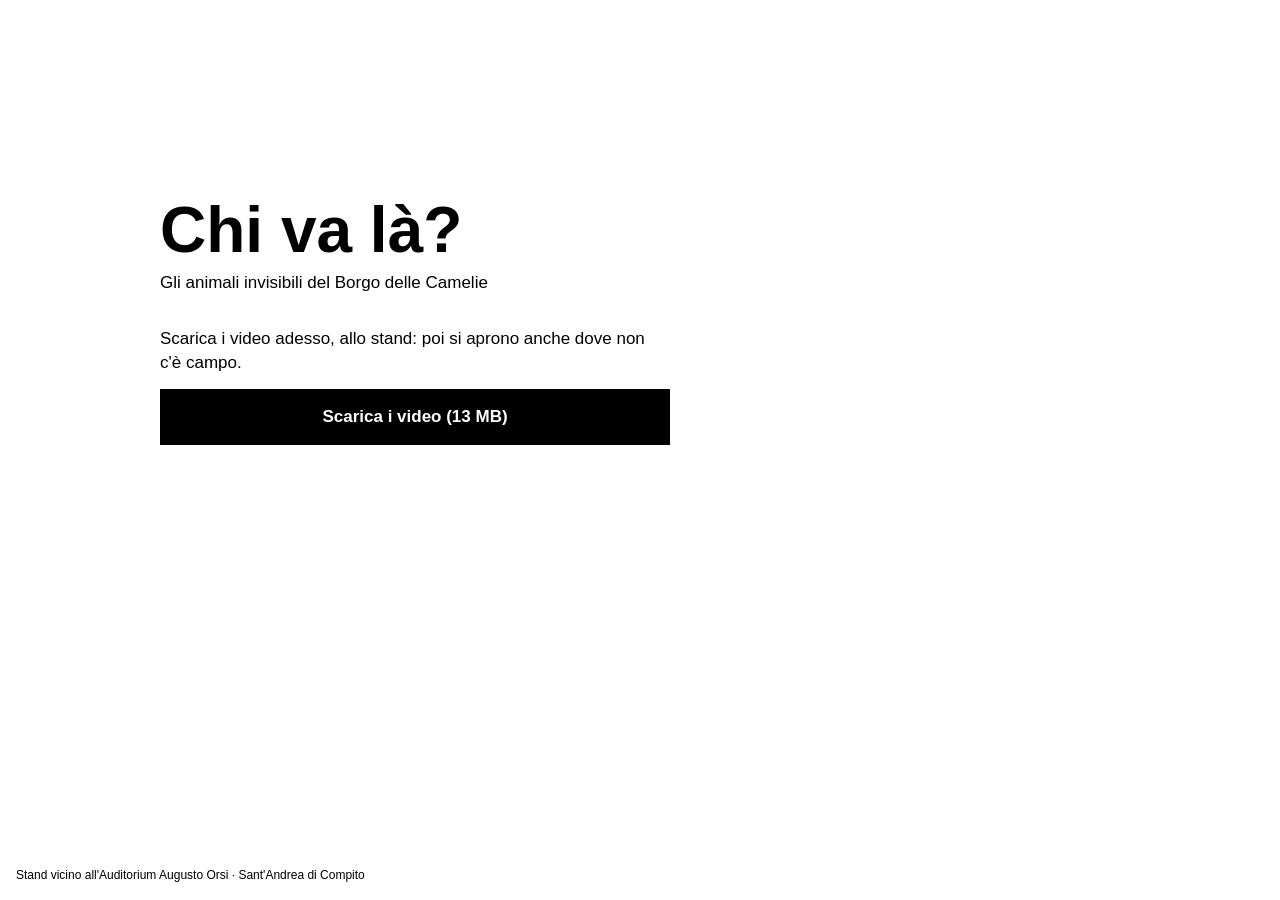
<file: index.html>
<!DOCTYPE html>
<html lang="it">
<head>
<meta charset="utf-8">
<meta name="viewport" content="width=device-width, initial-scale=1, viewport-fit=cover">
<meta name="theme-color" content="#ffffff">
<meta name="robots" content="noindex">
<title>Chi va là?</title>
<style>
  * { box-sizing: border-box; margin: 0; }
  html { -webkit-text-size-adjust: 100%; }
  body {
    min-height: 100dvh; display: flex; flex-direction: column;
    padding: 16px max(16px, env(safe-area-inset-right)) max(16px, env(safe-area-inset-bottom)) max(16px, env(safe-area-inset-left));
    background: #fff; color: #000; font: 17px/1.4 Arial, Helvetica, sans-serif;
  }
  body.partenza .testata { visibility: hidden; }
  .testata { font-size: 12px; font-weight: bold; text-transform: uppercase; color: #000; text-decoration: none; }
  main { flex: 1; width: 100%; max-width: 960px; margin: 0 auto; }

  /* tappa */
  .tappa { display: grid; gap: 14px; margin-top: 14px; }
  .intesta { display: flex; align-items: center; gap: 14px; }
  .numero { font-size: 64px; font-weight: bold; line-height: .9; }
  .numero small { display: block; font-size: 11px; margin-top: 4px; }
  h1 { font-size: clamp(22px, 6vw, 32px); line-height: 1.1; }
  video { display: block; width: 100%; aspect-ratio: 16 / 9; background: #000; object-fit: contain; }
  .domanda { font-size: 17px; }
  .errore { font-size: 15px; }

  @media (orientation: landscape) and (max-height: 560px) {
    body { padding-top: 10px; }
    .tappa { grid-template-columns: minmax(150px, 1fr) 3fr; grid-template-rows: auto 1fr; align-items: start; margin-top: 8px; }
    .intesta { flex-direction: column; align-items: flex-start; gap: 10px; }
    video { grid-column: 2; grid-row: 1 / span 2; height: calc(100dvh - 60px); aspect-ratio: auto; }
    .domanda { grid-column: 1; grid-row: 2; font-size: 15px; }
    .tappa h1 { font-size: 20px; }
  }

  /* partenza */
  .home { margin-top: 18vh; max-width: 30em; }
  .home h1 { font-size: clamp(40px, 12vw, 64px); }
  .home .sotto { margin-top: 6px; }
  .home p.nota { margin-top: 32px; }
  button {
    display: block; width: 100%; margin-top: 14px; padding: 16px; border: 2px solid #000;
    border-radius: 0; font: bold 17px Arial, Helvetica, sans-serif; color: #fff; cursor: pointer;
    background: linear-gradient(to right, #000 var(--p, 100%), #666 var(--p, 100%));
  }
  button:disabled { cursor: default; }
  .fatto { background: #fff; color: #000; }

  footer { margin-top: 24px; font-size: 12px; }
  footer:empty { display: none; }
</style>
</head>
<body>
<a class="testata" href="./">Chi va là? · Le Camelie d'autunno</a>
<main id="app"></main>
<footer id="piede"></footer>

<script>
// I video sono video/t1.mp4 … video/t9.mp4. La pagina non scrive mai il nome dell'animale.
const TAPPE = 9;
const CACHE = "chivala-v2";
const video = n => `video/t${n}.mp4`;
const app = document.getElementById("app");
const piede = document.getElementById("piede");

// sw.js salva la pagina, per aprirla anche senza campo
if ("serviceWorker" in navigator) navigator.serviceWorker.register("sw.js").catch(() => {});

// via le cache di versioni precedenti
if (window.caches) caches.keys().then(ks => ks.filter(k => k.startsWith("chivala-") && k !== CACHE).forEach(k => caches.delete(k)));

async function sorgente(url) {
  try {
    const hit = await (await caches.open(CACHE)).match(url);
    if (hit) return URL.createObjectURL(await hit.blob());
  } catch (e) {}
  return url;
}

async function mostraTappa(n) {
  document.title = `Tappa ${n} · Chi va là?`;
  document.body.classList.remove("partenza");
  piede.textContent = "";
  app.innerHTML = `
    <section class="tappa">
      <div class="intesta">
        <div class="numero">${n}<small>TAPPA</small></div>
        <h1>Chi è passato di qui?</h1>
      </div>
      <video id="v" playsinline controls autoplay muted loop preload="auto"></video>
      <p class="domanda">Che animale è? Di giorno o di notte? Quanti sono?</p>
    </section>`;
  const v = document.getElementById("v");
  v.onerror = () => {
    v.insertAdjacentHTML("afterend", `<p class="errore">Il video non si apre: serve un po' di campo. Riprova tra qualche passo.</p>`);
  };
  v.src = await sorgente(video(n));
}

async function giaScaricati() {
  try {
    const c = await caches.open(CACHE);
    for (let n = 1; n <= TAPPE; n++) if (!(await c.match(video(n)))) return false;
    return true;
  } catch (e) { return false; }
}

function mostraHome() {
  document.title = "Chi va là?";
  document.body.classList.add("partenza");
  piede.textContent = "Stand vicino all'Auditorium Augusto Orsi · Sant'Andrea di Compito";
  app.innerHTML = `
    <section class="home">
      <h1>Chi va là?</h1>
      <p class="sotto">Gli animali invisibili del Borgo delle Camelie</p>
      <p class="nota">Scarica i video adesso, allo stand: poi si aprono anche dove non c'è campo.</p>
      <button id="scarica">Scarica i video (13 MB)</button>
    </section>`;
  const b = document.getElementById("scarica");
  const pronto = () => { b.textContent = "Video scaricati"; b.classList.add("fatto"); b.disabled = true; };
  giaScaricati().then(ok => ok && pronto());

  b.onclick = async () => {
    b.disabled = true;
    let fatti = 0, falliti = 0;
    try {
      const c = await caches.open(CACHE);
      for (let n = 1; n <= TAPPE; n++) {
        b.style.setProperty("--p", `${fatti / TAPPE * 100}%`);
        b.textContent = `Scaricamento ${fatti + 1} di ${TAPPE}`;
        try { await c.add(video(n)); } catch (e) { falliti++; }
        fatti++;
      }
      try { await c.add("./"); } catch (e) { falliti++; }
    } catch (e) { falliti = TAPPE; }
    b.style.removeProperty("--p");
    if (!falliti) return pronto();
    b.disabled = false;
    b.textContent = "Non tutti scaricati: riprova";
  };
}

function instrada() {
  const n = parseInt(location.hash.slice(1), 10);
  n >= 1 && n <= TAPPE ? mostraTappa(n) : mostraHome();
  scrollTo(0, 0);
}
addEventListener("hashchange", instrada);
instrada();
</script>
</body>
</html>
</file>
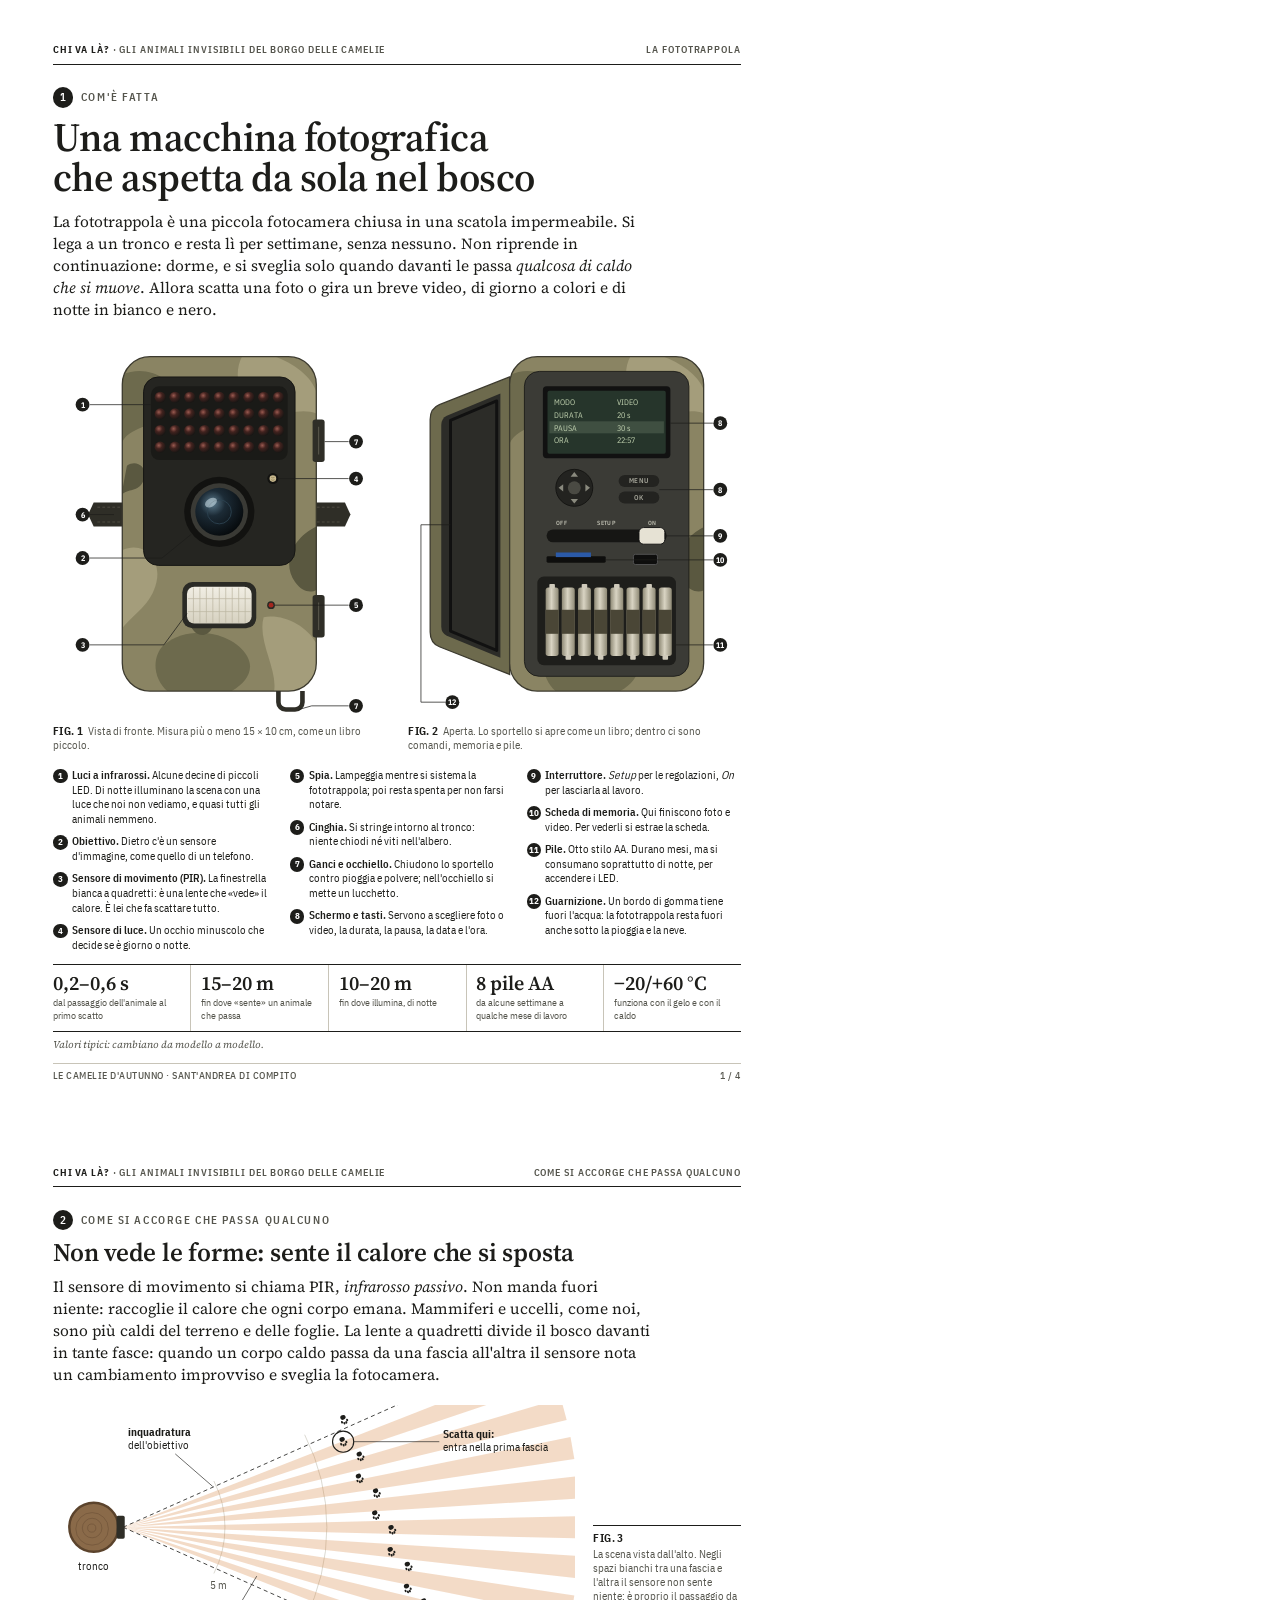
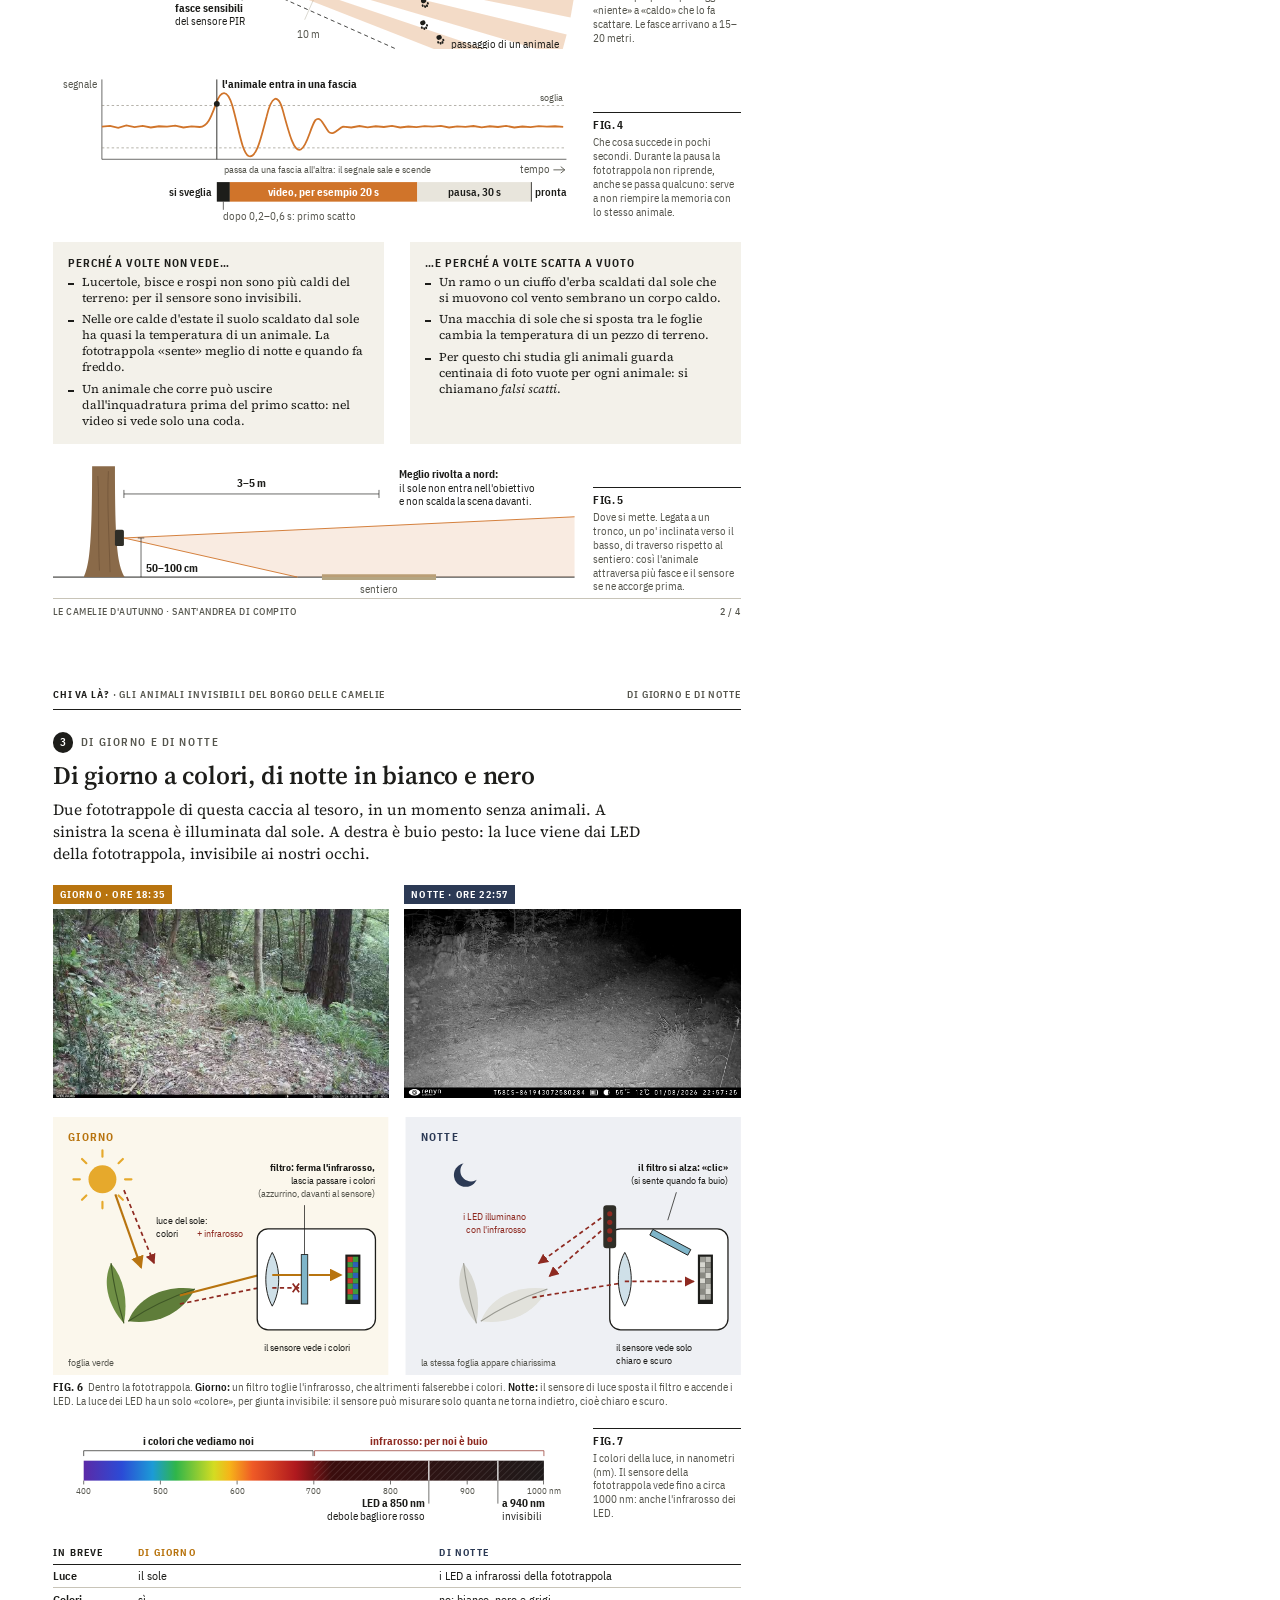
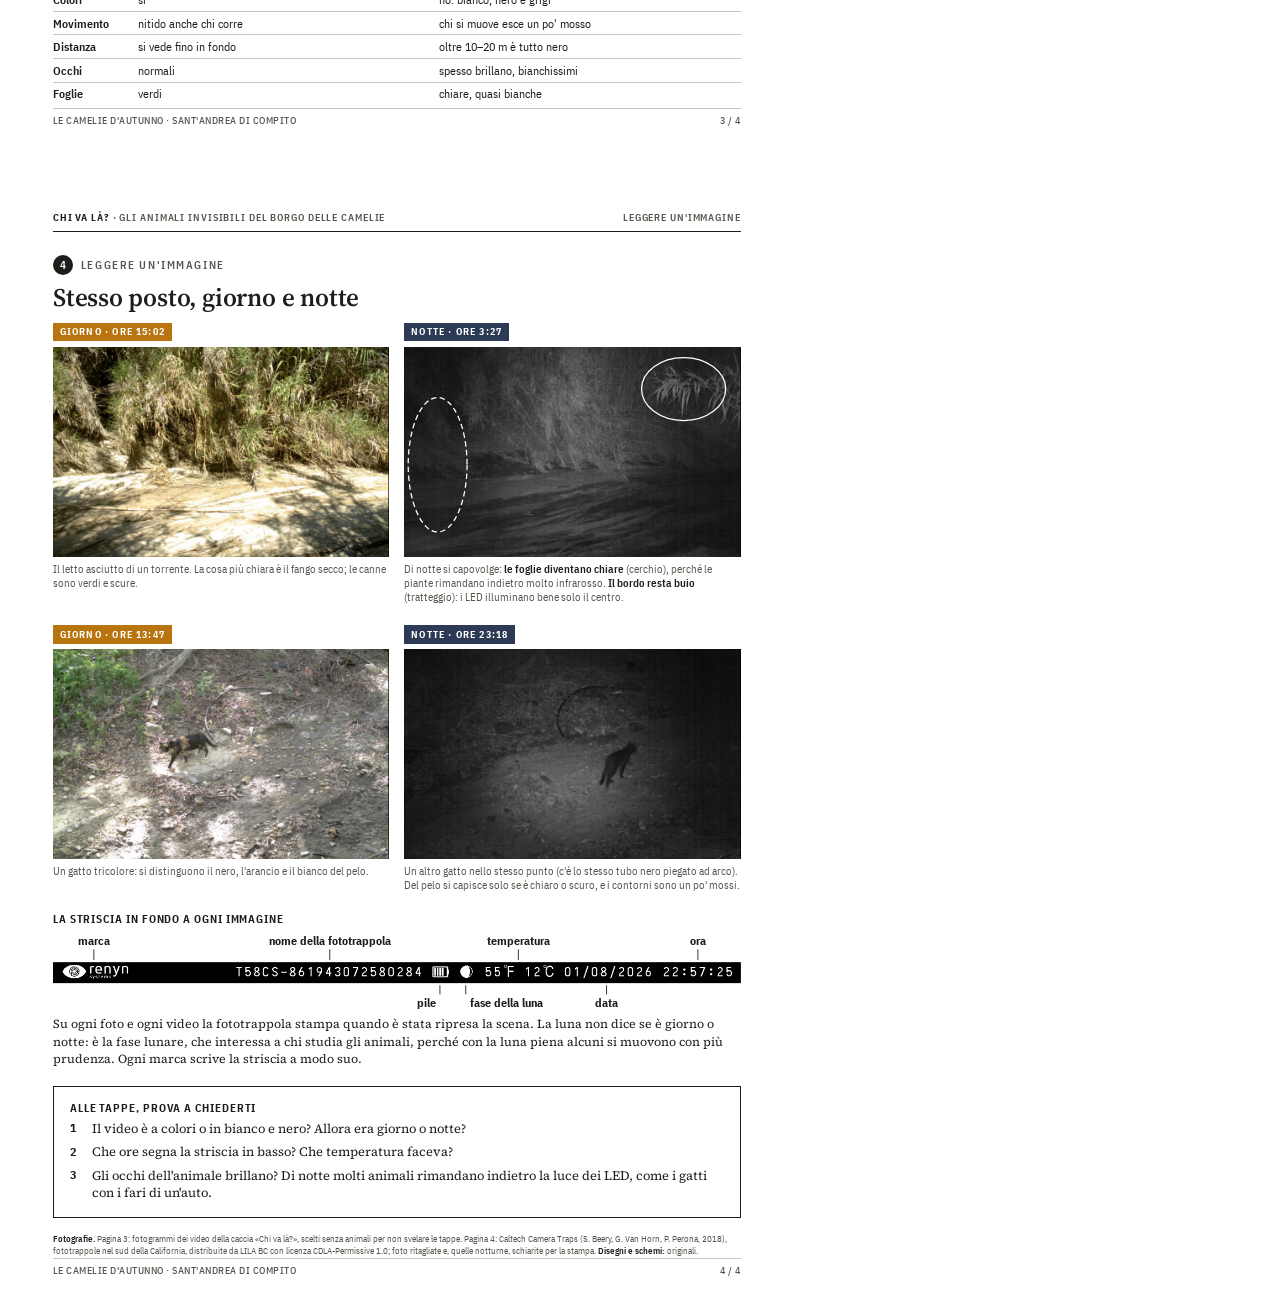
<file: stampa/fototrappola.html>
<!DOCTYPE html>
<html lang="it">
<head>
<meta charset="utf-8">
<title>Com'è fatta una fototrappola</title>
<link rel="stylesheet" href="font/fonts.css">
<style>
  @page { size: A4; margin: 0; }
  :root {
    --ink: #1d1d1a;
    --soft: #55554d;
    --rule: #c8c4b8;
    --tint: #f3f1ea;
    --day: #b8740f;
    --night: #2c3a55;
    --ir: #8e2a21;
    --heat: #d0742a;
    --serif: 'Source Serif 4', Georgia, serif;
    --sans: 'IBM Plex Sans Condensed', 'Arial Narrow', Arial, sans-serif;
    --mono: 'IBM Plex Mono', monospace;
  }
  * { box-sizing: border-box; margin: 0; padding: 0; }
  html { -webkit-print-color-adjust: exact; print-color-adjust: exact; }
  body { background: #fff; color: var(--ink); font: 400 10.2pt/1.42 var(--serif); font-optical-sizing: auto; }

  .page {
    width: 210mm; height: 297mm; padding: 12mm 14mm 11mm;
    position: relative; overflow: hidden; page-break-after: always;
    display: flex; flex-direction: column;
  }
  .page:last-child { page-break-after: auto; }
  .testa, .piede {
    display: flex; justify-content: space-between; align-items: baseline;
    font: 600 7.4pt/1 var(--sans); letter-spacing: .09em; text-transform: uppercase; color: var(--soft);
  }
  .testa { border-bottom: .6pt solid var(--ink); padding-bottom: 2.2mm; margin-bottom: 6mm; }
  .piede { margin-top: auto; border-top: .4pt solid var(--rule); padding-top: 2mm; font-weight: 500; letter-spacing: .05em; }
  .testa b { color: var(--ink); font-weight: 700; }

  .occhiello { font: 600 8.4pt/1 var(--sans); letter-spacing: .14em; text-transform: uppercase; color: var(--soft); margin-bottom: 2.4mm; }
  .occhiello span { display: inline-block; min-width: 5.4mm; height: 5.4mm; line-height: 5.4mm; text-align: center; border-radius: 50%; background: var(--ink); color: #fff; letter-spacing: 0; margin-right: 2mm; }
  h1 { font: 600 30pt/1.02 var(--serif); letter-spacing: -.012em; margin-bottom: 3.5mm; }
  h2 { font: 600 19pt/1.08 var(--serif); letter-spacing: -.008em; margin-bottom: 2.6mm; }
  h3 { font: 700 8.6pt/1.2 var(--sans); letter-spacing: .08em; text-transform: uppercase; margin-bottom: 1.4mm; }
  .attacco { font-size: 11.6pt; line-height: 1.42; max-width: 158mm; }
  .attacco em { font-style: italic; }
  p + p { margin-top: 1.6mm; }

  figure { margin: 0; }
  figcaption { font: 400 7.9pt/1.32 var(--sans); color: var(--soft); margin-top: 1.6mm; }
  figcaption b { color: var(--ink); font-weight: 600; }
  .fig-n { font-weight: 700; color: var(--ink); letter-spacing: .04em; margin-right: 1.2mm; }
  svg { display: block; width: 100%; height: auto; }
  svg text { font-family: var(--sans); }

  /* pagina 1 */
  .disegni { display: grid; grid-template-columns: 1fr 1fr; gap: 6mm; margin-top: 5mm; }
  .legenda { columns: 3; column-gap: 6mm; margin-top: 4mm; font: 400 8.5pt/1.3 var(--sans); }
  .legenda li { list-style: none; break-inside: avoid; display: grid; grid-template-columns: 5mm 1fr; margin-bottom: 2mm; }
  .legenda li::before { content: attr(data-n); display: block; width: 3.9mm; height: 3.9mm; border-radius: 50%; background: var(--ink); color: #fff; font: 700 6.6pt/3.9mm var(--sans); text-align: center; margin-top: .2mm; }
  .legenda b { font-weight: 600; }
  .numeri { display: grid; grid-template-columns: repeat(5, 1fr); border-top: .6pt solid var(--ink); border-bottom: .6pt solid var(--ink); margin-top: 3mm; }
  .numeri div { padding: 2.2mm 2.6mm 2.4mm; border-left: .4pt solid var(--rule); }
  .numeri div:first-child { border-left: 0; padding-left: 0; }
  .numeri strong { display: block; font: 600 15pt/1.05 var(--serif); }
  .numeri span { display: block; font: 400 7.6pt/1.25 var(--sans); color: var(--soft); margin-top: .8mm; }
  .nota-num { font: italic 7.6pt/1.3 var(--serif); color: var(--soft); margin-top: 1.4mm; }

  /* pagina 2 */
  .due { display: grid; grid-template-columns: 1fr 1fr; gap: 7mm; }
  .riquadro { background: var(--tint); padding: 3.6mm 4mm 3.8mm; }
  .riquadro ul { list-style: none; font-size: 9pt; line-height: 1.33; }
  .riquadro li { padding-left: 3.6mm; position: relative; }
  .riquadro li + li { margin-top: 1.5mm; }
  .riquadro li::before { content: ""; position: absolute; left: 0; top: 2.1mm; width: 1.5mm; height: .5mm; background: var(--ink); }
  .blocco { margin-top: 5mm; }
  .fig-lato { display: grid; grid-template-columns: 1fr 39mm; gap: 5mm; align-items: end; }
  .fig-lato figcaption { margin-top: 0; padding-bottom: 1mm; border-top: .6pt solid var(--ink); padding-top: 1.6mm; }
  .fig-lato figcaption .fig-n { display: block; margin-bottom: .8mm; }

  /* pagina 3 */
  .coppia { display: grid; grid-template-columns: 1fr 1fr; gap: 4mm; }
  .coppia img { display: block; width: 100%; height: auto; }
  .etichetta { display: inline-block; font: 700 7.4pt/1 var(--sans); letter-spacing: .12em; text-transform: uppercase; padding: 1.1mm 1.8mm; color: #fff; margin-bottom: 1.4mm; }
  .et-giorno { background: var(--day); }
  .et-notte { background: var(--night); }
  table.confronto { width: 100%; border-collapse: collapse; font: 400 8.7pt/1.3 var(--sans); }
  .confronto th, .confronto td { text-align: left; vertical-align: top; padding: 1mm 2.4mm 1mm 0; border-bottom: .4pt solid var(--rule); }
  .confronto thead th { font: 700 7.6pt/1 var(--sans); letter-spacing: .12em; text-transform: uppercase; border-bottom: .8pt solid var(--ink); padding-bottom: 1.6mm; }
  .confronto thead th.g { color: var(--day); }
  .confronto thead th.n { color: var(--night); }
  .confronto tbody th { font-weight: 600; width: 22mm; }
  .confronto tbody tr:last-child > * { border-bottom: 0; }
  .confronto td { width: 78mm; }

  /* pagina 4 */
  .foto-nota { position: relative; }
  .foto-nota img { display: block; width: 100%; height: auto; }
  .foto-nota svg { position: absolute; inset: 0; width: 100%; height: 100%; }
  .coppia figcaption { min-height: 0; }
  .prova { border: .8pt solid var(--ink); padding: 3.6mm 4.2mm 4mm; }
  .prova ol { list-style: none; counter-reset: q; font-size: 9.6pt; line-height: 1.36; }
  .prova li { counter-increment: q; padding-left: 6mm; position: relative; }
  .prova li + li { margin-top: 1.6mm; }
  .prova li::before { content: counter(q); position: absolute; left: 0; top: .1mm; font: 700 9pt/1.3 var(--sans); }
  .crediti { font: 400 6.9pt/1.35 var(--sans); color: var(--soft); margin-top: 4mm; }
  .crediti b { color: var(--ink); font-weight: 600; }
</style>
</head>
<body>

<!-- ============================ PAGINA 1 ============================ -->
<section class="page">
  <div class="testa"><span><b>Chi va là?</b> · Gli animali invisibili del Borgo delle Camelie</span><span>La fototrappola</span></div>

  <div class="occhiello"><span>1</span>Com'è fatta</div>
  <h1>Una macchina fotografica<br>che aspetta da sola nel bosco</h1>
  <p class="attacco">La fototrappola è una piccola fotocamera chiusa in una scatola impermeabile. Si lega a un tronco e resta lì per settimane, senza nessuno. Non riprende in continuazione: dorme, e si sveglia solo quando davanti le passa <em>qualcosa di caldo che si muove</em>. Allora scatta una foto o gira un breve video, di giorno a colori e di notte in bianco e nero.</p>

  <div class="disegni">
    <figure>
      <svg viewBox="0 0 360 410" aria-label="Fototrappola vista di fronte">
        <defs>
          <clipPath id="scocca"><rect x="75" y="18" width="210" height="362" rx="30"/></clipPath>
          <radialGradient id="led" cx=".38" cy=".34" r=".7">
            <stop offset="0" stop-color="#9a5a50"/><stop offset=".42" stop-color="#43231f"/><stop offset="1" stop-color="#161513"/>
          </radialGradient>
          <radialGradient id="vetro" cx=".36" cy=".32" r=".75">
            <stop offset="0" stop-color="#5b7a8c"/><stop offset=".35" stop-color="#1c2b36"/><stop offset="1" stop-color="#05080a"/>
          </radialGradient>
          <linearGradient id="pir" x1="0" y1="0" x2="0" y2="1">
            <stop offset="0" stop-color="#f1eee4"/><stop offset="1" stop-color="#d6d1c0"/>
          </linearGradient>
        </defs>

        <!-- cinghia dietro la scocca -->
        <path d="M44 176 h272 l6 13 l-6 13 h-272 l-6 -13z" fill="#2f2e27"/>
        <path d="M48 181 h264 M48 197 h264" stroke="#57554a" stroke-width=".8" stroke-dasharray="3 2.4"/>

        <!-- scocca mimetica -->
        <g clip-path="url(#scocca)">
          <rect x="75" y="18" width="210" height="362" fill="#8a8463"/>
          <path d="M70 40 C100 22 140 44 128 72 C118 96 84 90 74 112 Z" fill="#6d6a4d"/>
          <path d="M210 10 C250 16 296 40 286 80 C262 70 238 92 214 70 C196 52 196 26 210 10Z" fill="#a49d7b"/>
          <path d="M70 230 C96 214 118 236 112 262 C106 290 80 300 70 320Z" fill="#a49d7b"/>
          <path d="M290 200 C262 210 246 240 262 262 C276 282 296 270 296 250Z" fill="#5a5840"/>
          <path d="M120 330 C150 306 196 318 210 342 C226 370 180 396 140 388 C112 382 102 348 120 330Z" fill="#6d6a4d"/>
          <path d="M228 300 C252 296 282 312 290 340 L290 390 L236 390 C250 364 220 330 228 300Z" fill="#a49d7b"/>
          <path d="M80 136 C92 128 104 140 98 152 C92 166 80 160 74 168Z" fill="#5a5840"/>
          <path d="M146 300 C160 292 176 300 172 312 C166 324 150 322 146 300Z" fill="#5a5840"/>
        </g>
        <rect x="75" y="18" width="210" height="362" rx="30" fill="none" stroke="#3c3a2e" stroke-width="1.4"/>

        <!-- ganci di chiusura -->
        <rect x="281" y="86" width="13" height="46" rx="3" fill="#2f2e27"/>
        <rect x="281" y="276" width="13" height="46" rx="3" fill="#2f2e27"/>
        <line x1="287.5" y1="94" x2="287.5" y2="124" stroke="#57554a" stroke-width="1.2"/>
        <line x1="287.5" y1="284" x2="287.5" y2="314" stroke="#57554a" stroke-width="1.2"/>
        <!-- occhiello per il lucchetto -->
        <path d="M244 380 v12 a8 8 0 0 0 8 8 h10 a8 8 0 0 0 8 -8 v-12" fill="none" stroke="#2f2e27" stroke-width="5"/>

        <!-- pannello scuro: LED, obiettivo, sensore di luce -->
        <rect x="98" y="40" width="164" height="204" rx="16" fill="#252521" stroke="#141412" stroke-width="1"/>
        <rect x="106" y="50" width="148" height="80" rx="9" fill="#1a1a17"/>
        <g>
          <!-- 9 x 4 LED -->
          <g id="fila">
            <circle cx="116" cy="62" r="6" fill="url(#led)"/><circle cx="132" cy="62" r="6" fill="url(#led)"/><circle cx="148" cy="62" r="6" fill="url(#led)"/>
            <circle cx="164" cy="62" r="6" fill="url(#led)"/><circle cx="180" cy="62" r="6" fill="url(#led)"/><circle cx="196" cy="62" r="6" fill="url(#led)"/>
            <circle cx="212" cy="62" r="6" fill="url(#led)"/><circle cx="228" cy="62" r="6" fill="url(#led)"/><circle cx="244" cy="62" r="6" fill="url(#led)"/>
          </g>
          <use href="#fila" y="18"/><use href="#fila" y="36"/><use href="#fila" y="54"/>
        </g>
        <!-- obiettivo -->
        <circle cx="180" cy="186" r="38" fill="#121210"/>
        <circle cx="180" cy="186" r="31" fill="#3a3a35"/>
        <circle cx="180" cy="186" r="26" fill="url(#vetro)"/>
        <circle cx="180" cy="186" r="13" fill="none" stroke="#2c4250" stroke-width="1"/>
        <ellipse cx="171" cy="176" rx="7" ry="4.5" fill="#cfe1ea" opacity=".55" transform="rotate(-30 171 176)"/>
        <!-- sensore di luce -->
        <circle cx="238" cy="150" r="6" fill="#121210"/>
        <circle cx="238" cy="150" r="3.6" fill="#c8b98e"/>
        <path d="M236.2 148.6 q1.8 1.4 3.6 0 M236.2 151.2 q1.8 1.4 3.6 0" stroke="#7a6a44" stroke-width=".6" fill="none"/>

        <!-- sensore PIR con lente di Fresnel -->
        <rect x="140" y="262" width="80" height="50" rx="11" fill="#2a2a25"/>
        <rect x="145" y="267" width="70" height="40" rx="8" fill="url(#pir)"/>
        <g stroke="#bdb7a3" stroke-width=".8">
          <path d="M152 268v38 M159 268v38 M166 268v38 M173 268v38 M180 268v38 M187 268v38 M194 268v38 M201 268v38 M208 268v38"/>
          <path d="M146 280h68 M146 294h68"/>
        </g>
        <!-- spia -->
        <circle cx="236" cy="287" r="4.2" fill="#2a2a25"/>
        <circle cx="236" cy="287" r="2.6" fill="#a3271e"/>

        <!-- richiami -->
        <g stroke="#1d1d1a" stroke-width=".8" fill="none">
          <path d="M106 70 H40"/>
          <path d="M150 210 L118 236 H40"/>
          <path d="M145 296 L120 330 H40"/>
          <path d="M66 189 H40"/>
          <path d="M244 150 H320"/>
          <path d="M240 287 H320"/>
          <path d="M294 110 H320"/>
          <path d="M266 400 L280 396 H320"/>
        </g>
        <g font-size="9" font-weight="700" text-anchor="middle" fill="#fff">
          <circle cx="32" cy="70" r="7.5" fill="#1d1d1a"/><text x="32" y="73.2">1</text>
          <circle cx="32" cy="236" r="7.5" fill="#1d1d1a"/><text x="32" y="239.2">2</text>
          <circle cx="32" cy="330" r="7.5" fill="#1d1d1a"/><text x="32" y="333.2">3</text>
          <circle cx="328" cy="150" r="7.5" fill="#1d1d1a"/><text x="328" y="153.2">4</text>
          <circle cx="328" cy="287" r="7.5" fill="#1d1d1a"/><text x="328" y="290.2">5</text>
          <circle cx="32" cy="189" r="7.5" fill="#1d1d1a"/><text x="32" y="192.2">6</text>
          <circle cx="328" cy="110" r="7.5" fill="#1d1d1a"/><text x="328" y="113.2">7</text>
          <circle cx="328" cy="396" r="7.5" fill="#1d1d1a"/><text x="328" y="399.2">7</text>
        </g>
      </svg>
      <figcaption><span class="fig-n">FIG. 1</span>Vista di fronte. Misura più o meno 15 × 10 cm, come un libro piccolo.</figcaption>
    </figure>

    <figure>
      <svg viewBox="0 0 360 410" aria-label="Fototrappola aperta">
        <defs>
          <clipPath id="scocca2"><rect x="110" y="18" width="210" height="362" rx="30"/></clipPath>
          <linearGradient id="pila" x1="0" y1="0" x2="1" y2="0">
            <stop offset="0" stop-color="#8f8a76"/><stop offset=".45" stop-color="#d9d4c3"/><stop offset="1" stop-color="#8f8a76"/>
          </linearGradient>
        </defs>
        <!-- sportello aperto, visto di sbieco -->
        <path d="M110 40 L34 70 Q24 74 24 86 L24 316 Q24 328 34 332 L110 362 Z" fill="#6d6a4d" stroke="#3c3a2e" stroke-width="1.4"/>
        <path d="M100 58 L42 82 Q36 85 36 92 L36 310 Q36 317 42 320 L100 344 Z" fill="#2c2c28"/>
        <path d="M96 66 L46 87 L46 315 L96 336 Z" fill="none" stroke="#111" stroke-width="3.2" stroke-linejoin="round"/>

        <!-- corpo con il retro mimetico -->
        <g clip-path="url(#scocca2)">
          <rect x="110" y="18" width="210" height="362" fill="#8a8463"/>
          <path d="M106 40 C136 22 176 44 164 72 C154 96 120 90 110 112 Z" fill="#6d6a4d"/>
          <path d="M246 10 C286 16 332 40 322 80 C298 70 274 92 250 70 C232 52 232 26 246 10Z" fill="#a49d7b"/>
          <path d="M156 330 C186 306 232 318 246 342 C262 370 216 396 176 388 C148 382 138 348 156 330Z" fill="#6d6a4d"/>
          <path d="M326 200 C298 210 282 240 298 262 C312 282 332 270 332 250Z" fill="#5a5840"/>
        </g>
        <rect x="110" y="18" width="210" height="362" rx="30" fill="none" stroke="#3c3a2e" stroke-width="1.4"/>
        <!-- pannello interno -->
        <rect x="126" y="34" width="178" height="330" rx="16" fill="#3b3b36" stroke="#1e1e1b"/>

        <!-- schermo -->
        <rect x="146" y="50" width="138" height="78" rx="4" fill="#111"/>
        <rect x="151" y="55" width="128" height="68" rx="2" fill="#26352b"/>
        <g font-family="IBM Plex Mono, monospace" font-size="8.2" fill="#c3d4b1">
          <text x="158" y="70">MODO</text><text x="226" y="70">VIDEO</text>
          <text x="158" y="84">DURATA</text><text x="226" y="84">20 s</text>
          <text x="158" y="98">PAUSA</text><text x="226" y="98">30 s</text>
          <text x="158" y="112">ORA</text><text x="226" y="112">22:57</text>
        </g>
        <rect x="153" y="88" width="124" height="13" fill="#c3d4b1" opacity=".16"/>

        <!-- tasti -->
        <circle cx="180" cy="160" r="20" fill="#232320" stroke="#141412"/>
        <circle cx="180" cy="160" r="7" fill="#4a4a43"/>
        <g fill="#8a8a7e">
          <path d="M180 143 l4 5 h-8z"/><path d="M180 177 l4 -5 h-8z"/><path d="M163 160 l5 -4 v8z"/><path d="M197 160 l-5 -4 v8z"/>
        </g>
        <rect x="228" y="146" width="44" height="13" rx="6.5" fill="#232320"/>
        <rect x="228" y="164" width="44" height="13" rx="6.5" fill="#232320"/>
        <g font-size="7.2" font-weight="600" fill="#a6a69a" text-anchor="middle" letter-spacing=".5">
          <text x="250" y="155">MENU</text><text x="250" y="173">OK</text>
        </g>

        <!-- interruttore -->
        <g font-size="7" font-weight="600" fill="#bdbdb0" text-anchor="middle" letter-spacing=".4">
          <text x="166" y="200">OFF</text><text x="215" y="200">SETUP</text><text x="264" y="200">ON</text>
        </g>
        <rect x="150" y="205" width="130" height="14" rx="7" fill="#161614"/>
        <rect x="250" y="203" width="28" height="18" rx="5" fill="#e6e2d4" stroke="#111"/>

        <!-- scheda SD e porta USB -->
        <rect x="150" y="234" width="64" height="7" rx="1.5" fill="#0e0e0d"/>
        <rect x="160" y="230" width="38" height="5" fill="#2b5aa8"/>
        <rect x="244" y="232" width="26" height="11" rx="2" fill="#0e0e0d" stroke="#555"/>

        <!-- vano pile: 8 stilo AA -->
        <rect x="140" y="256" width="150" height="96" rx="7" fill="#1e1e1b"/>
        <g id="pile">
          <rect x="149" y="268" width="14" height="74" rx="3" fill="url(#pila)"/>
          <rect x="166.5" y="268" width="14" height="74" rx="3" fill="url(#pila)"/>
          <rect x="184" y="268" width="14" height="74" rx="3" fill="url(#pila)"/>
          <rect x="201.5" y="268" width="14" height="74" rx="3" fill="url(#pila)"/>
          <rect x="219" y="268" width="14" height="74" rx="3" fill="url(#pila)"/>
          <rect x="236.5" y="268" width="14" height="74" rx="3" fill="url(#pila)"/>
          <rect x="254" y="268" width="14" height="74" rx="3" fill="url(#pila)"/>
          <rect x="271.5" y="268" width="14" height="74" rx="3" fill="url(#pila)"/>
        </g>
        <g fill="#4a4636">
          <rect x="149" y="292" width="14" height="26"/><rect x="166.5" y="292" width="14" height="26"/><rect x="184" y="292" width="14" height="26"/><rect x="201.5" y="292" width="14" height="26"/>
          <rect x="219" y="292" width="14" height="26"/><rect x="236.5" y="292" width="14" height="26"/><rect x="254" y="292" width="14" height="26"/><rect x="271.5" y="292" width="14" height="26"/>
        </g>
        <g fill="#cfcabb"><rect x="153" y="264" width="6" height="5" rx="1"/><rect x="170.5" y="337" width="6" height="7" rx="1" opacity="0"/><rect x="188" y="264" width="6" height="5" rx="1"/><rect x="223" y="264" width="6" height="5" rx="1"/><rect x="258" y="264" width="6" height="5" rx="1"/>
          <rect x="170.5" y="341" width="6" height="5" rx="1"/><rect x="205.5" y="341" width="6" height="5" rx="1"/><rect x="240.5" y="341" width="6" height="5" rx="1"/><rect x="275.5" y="341" width="6" height="5" rx="1"/></g>

        <!-- richiami -->
        <g stroke="#1d1d1a" stroke-width=".8" fill="none">
          <path d="M284 90 H330"/>
          <path d="M272 162 H330" />
          <path d="M278 212 H330"/>
          <path d="M214 238 H330"/>
          <path d="M290 330 H330"/>
          <path d="M46 200 H14 V392 H40"/>
        </g>
        <g font-size="9" font-weight="700" text-anchor="middle" fill="#fff">
          <circle cx="338" cy="90" r="7.5" fill="#1d1d1a"/><text x="338" y="93.2">8</text>
          <circle cx="338" cy="162" r="7.5" fill="#1d1d1a"/><text x="338" y="165.2">8</text>
          <circle cx="338" cy="212" r="7.5" fill="#1d1d1a"/><text x="338" y="215.2">9</text>
          <circle cx="338" cy="238" r="7.5" fill="#1d1d1a"/><text x="338" y="241.2">10</text>
          <circle cx="338" cy="330" r="7.5" fill="#1d1d1a"/><text x="338" y="333.2">11</text>
          <circle cx="48" cy="392" r="7.5" fill="#1d1d1a"/><text x="48" y="395.2">12</text>
        </g>
      </svg>
      <figcaption><span class="fig-n">FIG. 2</span>Aperta. Lo sportello si apre come un libro; dentro ci sono comandi, memoria e pile.</figcaption>
    </figure>
  </div>

  <ol class="legenda">
    <li data-n="1"><span><b>Luci a infrarossi.</b> Alcune decine di piccoli LED. Di notte illuminano la scena con una luce che noi non vediamo, e quasi tutti gli animali nemmeno.</span></li>
    <li data-n="2"><span><b>Obiettivo.</b> Dietro c'è un sensore d'immagine, come quello di un telefono.</span></li>
    <li data-n="3"><span><b>Sensore di movimento (PIR).</b> La finestrella bianca a quadretti: è una lente che «vede» il calore. È lei che fa scattare tutto.</span></li>
    <li data-n="4"><span><b>Sensore di luce.</b> Un occhio minuscolo che decide se è giorno o notte.</span></li>
    <li data-n="5"><span><b>Spia.</b> Lampeggia mentre si sistema la fototrappola; poi resta spenta per non farsi notare.</span></li>
    <li data-n="6"><span><b>Cinghia.</b> Si stringe intorno al tronco: niente chiodi né viti nell'albero.</span></li>
    <li data-n="7"><span><b>Ganci e occhiello.</b> Chiudono lo sportello contro pioggia e polvere; nell'occhiello si mette un lucchetto.</span></li>
    <li data-n="8"><span><b>Schermo e tasti.</b> Servono a scegliere foto o video, la durata, la pausa, la data e l'ora.</span></li>
    <li data-n="9"><span><b>Interruttore.</b> <i>Setup</i> per le regolazioni, <i>On</i> per lasciarla al lavoro.</span></li>
    <li data-n="10"><span><b>Scheda di memoria.</b> Qui finiscono foto e video. Per vederli si estrae la scheda.</span></li>
    <li data-n="11"><span><b>Pile.</b> Otto stilo AA. Durano mesi, ma si consumano soprattutto di notte, per accendere i LED.</span></li>
    <li data-n="12"><span><b>Guarnizione.</b> Un bordo di gomma tiene fuori l'acqua: la fototrappola resta fuori anche sotto la pioggia e la neve.</span></li>
  </ol>

  <div class="numeri">
    <div><strong>0,2–0,6 s</strong><span>dal passaggio dell'animale al primo scatto</span></div>
    <div><strong>15–20 m</strong><span>fin dove «sente» un animale che passa</span></div>
    <div><strong>10–20 m</strong><span>fin dove illumina, di notte</span></div>
    <div><strong>8 pile AA</strong><span>da alcune settimane a qualche mese di lavoro</span></div>
    <div><strong>−20/+60 °C</strong><span>funziona con il gelo e con il caldo</span></div>
  </div>
  <p class="nota-num">Valori tipici: cambiano da modello a modello.</p>

  <div class="piede"><span>Le Camelie d'autunno · Sant'Andrea di Compito</span><span>1 / 4</span></div>
</section>

<!-- ============================ PAGINA 2 ============================ -->
<section class="page">
  <div class="testa"><span><b>Chi va là?</b> · Gli animali invisibili del Borgo delle Camelie</span><span>Come si accorge che passa qualcuno</span></div>

  <div class="occhiello"><span>2</span>Come si accorge che passa qualcuno</div>
  <h2>Non vede le forme: sente il calore che si sposta</h2>
  <p class="attacco">Il sensore di movimento si chiama PIR, <em>infrarosso passivo</em>. Non manda fuori niente: raccoglie il calore che ogni corpo emana. Mammiferi e uccelli, come noi, sono più caldi del terreno e delle foglie. La lente a quadretti divide il bosco davanti in tante fasce: quando un corpo caldo passa da una fascia all'altra il sensore nota un cambiamento improvviso e sveglia la fotocamera.</p>

  <figure class="blocco fig-lato">
    <svg viewBox="0 0 640 300" aria-label="Vista dall'alto delle fasce di rilevamento">
      <defs>
        <symbol id="orma" viewBox="-10 -12 20 24" overflow="visible">
          <ellipse cx="0" cy="4" rx="4.4" ry="3.8"/>
          <ellipse cx="-4.6" cy="-2.6" rx="1.6" ry="2.1"/>
          <ellipse cx="4.6" cy="-2.6" rx="1.6" ry="2.1"/>
          <ellipse cx="-1.7" cy="-5.6" rx="1.6" ry="2.2"/>
          <ellipse cx="1.7" cy="-5.6" rx="1.6" ry="2.2"/>
        </symbol>
      </defs>
      <!-- distanze: 25 px = 1 m -->
      <g fill="none" stroke="#c8c4b8" stroke-width=".8">
        <path d="M197.4 93.3 A125 125 0 0 1 197.4 206.7"/>
        <path d="M308.8 36.5 A250 250 0 0 1 308.8 263.5"/>
      </g>
      <!-- inquadratura -->
      <g stroke="#1d1d1a" stroke-width="1" stroke-dasharray="5 4" fill="none">
        <path d="M86 150 L725 -135"/><path d="M86 150 L725 435"/>
      </g>
      <!-- fasce sensibili del PIR -->
      <g fill="#d0742a" fill-opacity=".26">
        <path d="M86 150 L607.4 -54.3 L616.8 -28.6 Z"/>
        <path d="M86 150 L623.2 -8.1 L630.3 18.3 Z"/>
        <path d="M86 150 L635.0 39.3 L639.7 66.3 Z"/>
        <path d="M86 150 L642.5 87.6 L644.9 114.8 Z"/>
        <path d="M86 150 L645.8 136.3 L645.8 163.7 Z"/>
        <path d="M86 150 L644.9 185.2 L642.5 212.4 Z"/>
        <path d="M86 150 L639.7 233.7 L635.0 260.7 Z"/>
        <path d="M86 150 L630.3 281.7 L623.2 308.1 Z"/>
        <path d="M86 150 L616.8 328.6 L607.4 354.3 Z"/>
      </g>
      <!-- tronco visto dall'alto -->
      <circle cx="50" cy="150" r="30" fill="#8a6a49"/>
      <circle cx="50" cy="150" r="30" fill="none" stroke="#5b432c" stroke-width="3"/>
      <g fill="none" stroke="#6f5338" stroke-width=".8"><circle cx="48" cy="152" r="20"/><circle cx="48" cy="151" r="12"/><circle cx="47.5" cy="151" r="5"/></g>
      <rect x="78" y="136" width="10" height="28" rx="2" fill="#2f2e27"/>
      <!-- tracce -->
      <g fill="#1d1d1a">
        <use href="#orma" width="15" height="18" x="-7.5" y="-9" transform="translate(357 18) rotate(156)"/>
        <use href="#orma" width="15" height="18" x="-7.5" y="-9" transform="translate(356 45) rotate(156)"/>
        <use href="#orma" width="15" height="18" x="-7.5" y="-9" transform="translate(377 63) rotate(156)"/>
        <use href="#orma" width="15" height="18" x="-7.5" y="-9" transform="translate(376 90) rotate(156)"/>
        <use href="#orma" width="15" height="18" x="-7.5" y="-9" transform="translate(397 108) rotate(156)"/>
        <use href="#orma" width="15" height="18" x="-7.5" y="-9" transform="translate(396 135) rotate(156)"/>
        <use href="#orma" width="15" height="18" x="-7.5" y="-9" transform="translate(416 153) rotate(156)"/>
        <use href="#orma" width="15" height="18" x="-7.5" y="-9" transform="translate(415 180) rotate(156)"/>
        <use href="#orma" width="15" height="18" x="-7.5" y="-9" transform="translate(436 198) rotate(156)"/>
        <use href="#orma" width="15" height="18" x="-7.5" y="-9" transform="translate(435 225) rotate(156)"/>
        <use href="#orma" width="15" height="18" x="-7.5" y="-9" transform="translate(456 243) rotate(156)"/>
        <use href="#orma" width="15" height="18" x="-7.5" y="-9" transform="translate(455 270) rotate(156)"/>
        <use href="#orma" width="15" height="18" x="-7.5" y="-9" transform="translate(475 288) rotate(156)"/>
      </g>
      <!-- punto in cui scatta -->
      <circle cx="356" cy="45" r="13" fill="none" stroke="#1d1d1a" stroke-width="1.4"/>
      <path d="M369 45 H474" stroke="#1d1d1a" stroke-width=".8"/>
      <g font-size="13.5" fill="#1d1d1a">
        <text x="478" y="41" font-weight="700">Scatta qui:</text>
        <text x="478" y="57">entra nella prima fascia</text>
        <text x="203" y="226" text-anchor="middle" fill="#55554d">5 m</text>
        <text x="314" y="286" text-anchor="middle" fill="#55554d">10 m</text>
        <path d="M232 240 L250 210" stroke="#1d1d1a" stroke-width=".8"/>
        <text x="150" y="254" font-weight="700">fasce sensibili</text>
        <text x="150" y="270">del sensore PIR</text>
        <path d="M150 60 L196 100" stroke="#1d1d1a" stroke-width=".8"/>
        <text x="92" y="38" font-weight="700">inquadratura</text>
        <text x="92" y="54">dell'obiettivo</text>
        <text x="50" y="202" text-anchor="middle">tronco</text>
        <text x="488" y="298">passaggio di un animale</text>
      </g>
    </svg>
    <figcaption><span class="fig-n">FIG. 3</span>La scena vista dall'alto. Negli spazi bianchi tra una fascia e l'altra il sensore non sente niente: è proprio il passaggio da «niente» a «caldo» che lo fa scattare. Le fasce arrivano a 15–20 metri.</figcaption>
  </figure>

  <figure class="blocco fig-lato">
    <svg viewBox="0 0 640 190" aria-label="Segnale del sensore e sequenza di scatto">
      <g font-size="13.5" fill="#1d1d1a">
        <path d="M60 14 V112 M60 112 H630" stroke="#1d1d1a" stroke-width=".8" fill="none"/>
        <text x="54" y="24" text-anchor="end" fill="#55554d">segnale</text>
        <text x="610" y="129" text-anchor="end" fill="#55554d">tempo</text>
        <path d="M614 125 H628 M623 121 L628 125 L623 129" stroke="#55554d" stroke-width="1.1" fill="none"/>
        <path d="M60 46 H630 M60 98 H630" stroke="#8e8a7d" stroke-width=".8" stroke-dasharray="3 3"/>
        <text x="626" y="40" text-anchor="end" font-size="12" fill="#55554d">soglia</text>
        <path d="M60 72 L70 71 L80 73.5 L90 70.5 L100 72.5 L110 71 L120 73 L130 71.5 L140 72 L150 70.8 L160 73 L170 71.6 L180 72.4
                 C190 72 194 60 200 44 C206 26 214 26 220 46 C228 74 232 104 240 108 C250 112 256 82 262 60 C268 34 276 30 282 52
                 C290 82 296 104 304 100 C312 96 316 72 322 64 C328 58 332 70 338 78 C344 84 350 74 356 72 L366 73 L376 71.2 L386 72.8 L396 71.5 L406 72.4 L416 71 L426 73 L436 71.8 L446 72.6 L456 71.4 L466 72 L476 71 L486 73 L496 71.6 L506 72.2 L516 71.2 L526 72.8 L536 71.5 L546 72.4 L556 71 L566 73 L576 71.8 L586 72.6 L596 71.4 L606 72 L616 71.5 L626 72.2"
              fill="none" stroke="#d0742a" stroke-width="2.2"/>
        <path d="M201 14 V112" stroke="#1d1d1a" stroke-width="1.1"/>
        <circle cx="201" cy="44" r="3.6" fill="#1d1d1a"/>
        <text x="207" y="24" font-weight="700">l'animale entra in una fascia</text>
        <text x="210" y="129" fill="#55554d" font-size="12.5">passa da una fascia all'altra: il segnale sale e scende</text>
        <g transform="translate(0 140)">
          <rect x="201" y="0" width="16" height="24" fill="#1d1d1a"/>
          <rect x="217" y="0" width="230" height="24" fill="#d0742a"/>
          <rect x="447" y="0" width="140" height="24" fill="#e8e5dc"/>
          <path d="M587 0 V24" stroke="#1d1d1a"/>
          <text x="332" y="17" text-anchor="middle" fill="#fff" font-weight="700">video, per esempio 20 s</text>
          <text x="517" y="17" text-anchor="middle" font-weight="600">pausa, 30 s</text>
          <text x="592" y="17" font-weight="600">pronta</text>
          <path d="M209 24 V34" stroke="#1d1d1a" stroke-width=".8"/>
          <text x="209" y="47" fill="#55554d">dopo 0,2–0,6 s: primo scatto</text>
          <text x="195" y="17" text-anchor="end" font-weight="600">si sveglia</text>
        </g>
      </g>
    </svg>
    <figcaption><span class="fig-n">FIG. 4</span>Che cosa succede in pochi secondi. Durante la pausa la fototrappola non riprende, anche se passa qualcuno: serve a non riempire la memoria con lo stesso animale.</figcaption>
  </figure>

  <div class="due blocco">
    <div class="riquadro">
      <h3>Perché a volte non vede…</h3>
      <ul>
        <li>Lucertole, bisce e rospi non sono più caldi del terreno: per il sensore sono invisibili.</li>
        <li>Nelle ore calde d'estate il suolo scaldato dal sole ha quasi la temperatura di un animale. La fototrappola «sente» meglio di notte e quando fa freddo.</li>
        <li>Un animale che corre può uscire dall'inquadratura prima del primo scatto: nel video si vede solo una coda.</li>
      </ul>
    </div>
    <div class="riquadro">
      <h3>…e perché a volte scatta a vuoto</h3>
      <ul>
        <li>Un ramo o un ciuffo d'erba scaldati dal sole che si muovono col vento sembrano un corpo caldo.</li>
        <li>Una macchia di sole che si sposta tra le foglie cambia la temperatura di un pezzo di terreno.</li>
        <li>Per questo chi studia gli animali guarda centinaia di foto vuote per ogni animale: si chiamano <i>falsi scatti</i>.</li>
      </ul>
    </div>
  </div>

  <figure class="blocco fig-lato">
    <svg viewBox="0 0 640 166" aria-label="Come si sistema la fototrappola">
      <g font-size="13.5" fill="#1d1d1a">
        <path d="M300 140 H640" stroke="#1d1d1a" stroke-width="1.2"/>
        <path d="M0 140 H300" stroke="#1d1d1a" stroke-width="1.2"/>
        <path d="M330 140 H470" stroke="#b5a582" stroke-width="7"/>
        <text x="400" y="160" text-anchor="middle" fill="#55554d">sentiero</text>
        <path d="M38 140 C45 124 48 100 48 4 H76 C76 100 79 124 88 140 Z" fill="#8a6a49"/>
        <path d="M55 16 C57 50 55 90 57 132 M68 10 C66 44 69 96 70 134" stroke="#6f5338" stroke-width=".9" fill="none"/>
        <path d="M87 92 L640 66 L640 140 L300 140 Z" fill="#d0742a" fill-opacity=".14"/>
        <path d="M87 92 L640 66 M87 92 L300 140" stroke="#d0742a" stroke-width="1.1" fill="none"/>
        <rect x="76" y="82" width="11" height="20" rx="2" fill="#2f2e27"/>
        <path d="M108 92 V140 M104 92 h8" stroke="#1d1d1a" stroke-width=".8"/>
        <text x="114" y="134" font-weight="700">50–100 cm</text>
        <path d="M87 38 H400 M87 33 v10 M400 33 v10" stroke="#1d1d1a" stroke-width=".8"/>
        <text x="244" y="30" text-anchor="middle" font-weight="700">3–5 m</text>
        <text x="424" y="18" font-weight="700">Meglio rivolta a nord:</text>
        <text x="424" y="35">il sole non entra nell'obiettivo</text>
        <text x="424" y="52">e non scalda la scena davanti.</text>
      </g>
    </svg>
    <figcaption><span class="fig-n">FIG. 5</span>Dove si mette. Legata a un tronco, un po' inclinata verso il basso, di traverso rispetto al sentiero: così l'animale attraversa più fasce e il sensore se ne accorge prima.</figcaption>
  </figure>

  <div class="piede"><span>Le Camelie d'autunno · Sant'Andrea di Compito</span><span>2 / 4</span></div>
</section>

<!-- ============================ PAGINA 3 ============================ -->
<section class="page">
  <div class="testa"><span><b>Chi va là?</b> · Gli animali invisibili del Borgo delle Camelie</span><span>Di giorno e di notte</span></div>

  <div class="occhiello"><span>3</span>Di giorno e di notte</div>
  <h2>Di giorno a colori, di notte in bianco e nero</h2>
  <p class="attacco">Due fototrappole di questa caccia al tesoro, in un momento senza animali. A sinistra la scena è illuminata dal sole. A destra è buio pesto: la luce viene dai LED della fototrappola, invisibile ai nostri occhi.</p>

  <div class="coppia blocco">
    <figure>
      <div class="etichetta et-giorno">Giorno · ore 18:35</div>
      <img src="img/caccia-giorno.jpg" alt="Sentiero nel bosco ripreso di giorno a colori">
    </figure>
    <figure>
      <div class="etichetta et-notte">Notte · ore 22:57</div>
      <img src="img/caccia-notte.jpg" alt="Radura ripresa di notte a infrarossi, in bianco e nero">
    </figure>
  </div>

  <figure class="blocco">
    <svg viewBox="0 0 640 240" aria-label="Che cosa succede dentro la fototrappola di giorno e di notte">
      <defs>
        <marker id="pfr" viewBox="0 0 8 8" refX="7" refY="4" markerWidth="6" markerHeight="6" orient="auto"><path d="M0 0 L8 4 L0 8z" fill="#8e2a21"/></marker>
        <marker id="pfv" viewBox="0 0 8 8" refX="7" refY="4" markerWidth="6" markerHeight="6" orient="auto"><path d="M0 0 L8 4 L0 8z" fill="#b8740f"/></marker>
        <g id="foglia">
          <path d="M0 0 C10 -26 40 -34 62 -30 C52 -10 30 4 0 0Z" fill="#5f7d3a"/>
          <path d="M0 0 C18 -12 38 -22 62 -30" stroke="#3f5726" stroke-width="1" fill="none"/>
          <path d="M-4 2 C-20 -16 -24 -38 -16 -54 C-4 -40 0 -20 -4 2Z" fill="#6f8f45"/>
          <path d="M-4 2 C-10 -18 -14 -34 -16 -54" stroke="#3f5726" stroke-width="1" fill="none"/>
        </g>
        <g id="foglia-ir">
          <path d="M0 0 C10 -26 40 -34 62 -30 C52 -10 30 4 0 0Z" fill="#e2e2dc"/>
          <path d="M0 0 C18 -12 38 -22 62 -30" stroke="#9a9a92" stroke-width="1" fill="none"/>
          <path d="M-4 2 C-20 -16 -24 -38 -16 -54 C-4 -40 0 -20 -4 2Z" fill="#d6d6cf"/>
          <path d="M-4 2 C-10 -18 -14 -34 -16 -54" stroke="#9a9a92" stroke-width="1" fill="none"/>
        </g>
      </defs>

      <g font-size="10.5" fill="#1d1d1a">
        <!-- ======== GIORNO ======== -->
        <rect x="0" y="0" width="312" height="240" fill="#fbf7ec"/>
        <text x="14" y="22" font-weight="700" fill="#b8740f" letter-spacing="1.2">GIORNO</text>
        <!-- sole -->
        <circle cx="46" cy="58" r="13" fill="#e6a92c"/>
        <g stroke="#e6a92c" stroke-width="2" stroke-linecap="round">
          <path d="M46 37v-6 M46 79v6 M25 58h-6 M67 58h6 M31 43l-4-4 M61 73l4 4 M61 43l4-4 M31 73l-4 4"/>
        </g>
        <!-- raggi dal sole alla foglia -->
        <path d="M58 72 L82 140" stroke="#b8740f" stroke-width="2" marker-end="url(#pfv)"/>
        <path d="M66 68 L94 136" stroke="#8e2a21" stroke-width="1.6" stroke-dasharray="4 3" marker-end="url(#pfr)"/>
        <use href="#foglia" transform="translate(70 190)"/>
        <!-- riflessi verso la fotocamera -->
        <path d="M118 166 L196 146" stroke="#b8740f" stroke-width="2" fill="none"/>
        <path d="M118 174 L196 158" stroke="#8e2a21" stroke-width="1.6" stroke-dasharray="4 3" fill="none"/>
        <!-- fotocamera in sezione -->
        <rect x="190" y="104" width="110" height="94" rx="10" fill="#fff" stroke="#1d1d1a" stroke-width="1.2"/>
        <path d="M204 126 C196 140 196 162 204 176 C212 162 212 140 204 126Z" fill="#cfe0e8" stroke="#1d1d1a" stroke-width=".9"/>
        <path d="M204 147 L234 147" stroke="#b8740f" stroke-width="2"/>
        <path d="M204 159 L230 159" stroke="#8e2a21" stroke-width="1.6" stroke-dasharray="4 3"/>
        <path d="M238 147 L268 147" stroke="#b8740f" stroke-width="2" marker-end="url(#pfv)"/>
        <!-- filtro -->
        <rect x="231" y="128" width="6" height="46" fill="#7fb5c9" stroke="#1d1d1a" stroke-width=".8"/>
        <path d="M223 155 l6 8 M229 155 l-6 8" stroke="#8e2a21" stroke-width="1.6"/>
        <!-- sensore a colori -->
        <g transform="translate(272 128)">
          <rect x="0" y="0" width="14" height="46" fill="#1d1d1a"/>
          <g><rect x="2" y="2" width="5" height="5" fill="#c43a2b"/><rect x="7" y="2" width="5" height="5" fill="#3f9a3c"/>
             <rect x="2" y="7" width="5" height="5" fill="#3f9a3c"/><rect x="7" y="7" width="5" height="5" fill="#2f5fb8"/></g>
          <g transform="translate(0 10)"><rect x="2" y="2" width="5" height="5" fill="#c43a2b"/><rect x="7" y="2" width="5" height="5" fill="#3f9a3c"/>
             <rect x="2" y="7" width="5" height="5" fill="#3f9a3c"/><rect x="7" y="7" width="5" height="5" fill="#2f5fb8"/></g>
          <g transform="translate(0 20)"><rect x="2" y="2" width="5" height="5" fill="#c43a2b"/><rect x="7" y="2" width="5" height="5" fill="#3f9a3c"/>
             <rect x="2" y="7" width="5" height="5" fill="#3f9a3c"/><rect x="7" y="7" width="5" height="5" fill="#2f5fb8"/></g>
          <g transform="translate(0 30)"><rect x="2" y="2" width="5" height="5" fill="#c43a2b"/><rect x="7" y="2" width="5" height="5" fill="#3f9a3c"/>
             <rect x="2" y="7" width="5" height="5" fill="#3f9a3c"/><rect x="7" y="7" width="5" height="5" fill="#2f5fb8"/></g>
        </g>
        <!-- etichette giorno -->
        <g font-size="9.5">
          <path d="M234 128 V82" stroke="#1d1d1a" stroke-width=".7" fill="none"/>
          <text x="300" y="50" text-anchor="end" font-weight="700">filtro: ferma l'infrarosso,</text>
          <text x="300" y="62" text-anchor="end">lascia passare i colori</text>
          <text x="300" y="74" text-anchor="end" fill="#55554d">(azzurrino, davanti al sensore)</text>
          <text x="96" y="100">luce del sole:</text>
          <text x="96" y="112">colori</text>
          <text x="134" y="112" fill="#8e2a21">+ infrarosso</text>
          <text x="196" y="218">il sensore vede i colori</text>
        </g>

        <!-- ======== NOTTE ======== -->
        <rect x="328" y="0" width="312" height="240" fill="#eef0f4"/>
        <text x="342" y="22" font-weight="700" fill="#2c3a55" letter-spacing="1.2">NOTTE</text>
        <circle cx="384" cy="54" r="11" fill="#2c3a55"/>
        <circle cx="389" cy="50" r="10" fill="#eef0f4"/>
        <use href="#foglia-ir" transform="translate(398 190)"/>
        <!-- fotocamera con LED -->
        <rect x="518" y="104" width="110" height="94" rx="10" fill="#fff" stroke="#1d1d1a" stroke-width="1.2"/>
        <rect x="512" y="82" width="12" height="40" rx="3" fill="#2f2e27"/>
        <g fill="#8e2a21"><circle cx="518" cy="90" r="2.4"/><circle cx="518" cy="98" r="2.4"/><circle cx="518" cy="106" r="2.4"/><circle cx="518" cy="114" r="2.4"/></g>
        <!-- LED → foglia -->
        <path d="M510 94 L452 136" stroke="#8e2a21" stroke-width="1.6" stroke-dasharray="4 3" marker-end="url(#pfr)"/>
        <path d="M510 106 L462 148" stroke="#8e2a21" stroke-width="1.6" stroke-dasharray="4 3" marker-end="url(#pfr)"/>
        <!-- foglia → fotocamera -->
        <path d="M446 168 L532 154" stroke="#8e2a21" stroke-width="1.6" stroke-dasharray="4 3"/>
        <path d="M532 126 C524 140 524 162 532 176 C540 162 540 140 532 126Z" fill="#cfe0e8" stroke="#1d1d1a" stroke-width=".9"/>
        <path d="M532 153 L596 153" stroke="#8e2a21" stroke-width="1.6" stroke-dasharray="4 3" marker-end="url(#pfr)"/>
        <!-- filtro spostato -->
        <rect x="559" y="104" width="6" height="40" fill="#7fb5c9" stroke="#1d1d1a" stroke-width=".8" transform="rotate(-62 562 110)"/>
        <!-- sensore in bianco e nero -->
        <g transform="translate(600 128)">
          <rect x="0" y="0" width="14" height="46" fill="#1d1d1a"/>
          <g fill="#9b9b94"><rect x="2" y="2" width="5" height="5"/><rect x="7" y="2" width="5" height="5" fill="#bdbdb6"/><rect x="2" y="7" width="5" height="5" fill="#d7d7d0"/><rect x="7" y="7" width="5" height="5" fill="#8a8a83"/>
            <rect x="2" y="12" width="5" height="5" fill="#bdbdb6"/><rect x="7" y="12" width="5" height="5"/><rect x="2" y="17" width="5" height="5" fill="#8a8a83"/><rect x="7" y="17" width="5" height="5" fill="#d7d7d0"/>
            <rect x="2" y="22" width="5" height="5" fill="#d7d7d0"/><rect x="7" y="22" width="5" height="5" fill="#8a8a83"/><rect x="2" y="27" width="5" height="5"/><rect x="7" y="27" width="5" height="5" fill="#bdbdb6"/>
            <rect x="2" y="32" width="5" height="5" fill="#8a8a83"/><rect x="7" y="32" width="5" height="5" fill="#d7d7d0"/><rect x="2" y="37" width="5" height="5" fill="#bdbdb6"/><rect x="7" y="37" width="5" height="5"/></g>
        </g>
        <!-- etichette notte -->
        <g font-size="9.5">
          <path d="M580 70 L572 96" stroke="#1d1d1a" stroke-width=".7" fill="none"/>
          <text x="628" y="50" text-anchor="end" font-weight="700">il filtro si alza: «clic»</text>
          <text x="628" y="62" text-anchor="end">(si sente quando fa buio)</text>
          <text x="440" y="96" text-anchor="end" fill="#8e2a21">i LED illuminano</text>
          <text x="440" y="108" text-anchor="end" fill="#8e2a21">con l'infrarosso</text>
          <text x="524" y="218">il sensore vede solo</text>
          <text x="524" y="230">chiaro e scuro</text>
        </g>
        <g font-size="9.5" fill="#55554d"><text x="14" y="232">foglia verde</text><text x="342" y="232">la stessa foglia appare chiarissima</text></g>
      </g>
    </svg>
    <figcaption><span class="fig-n">FIG. 6</span>Dentro la fototrappola. <b>Giorno:</b> un filtro toglie l'infrarosso, che altrimenti falserebbe i colori. <b>Notte:</b> il sensore di luce sposta il filtro e accende i LED. La luce dei LED ha un solo «colore», per giunta invisibile: il sensore può misurare solo quanta ne torna indietro, cioè chiaro e scuro.</figcaption>
  </figure>

  <figure class="blocco fig-lato">
    <svg viewBox="0 0 680 124" aria-label="Spettro della luce: visibile e infrarosso">
      <defs>
        <linearGradient id="spettro" x1="0" x2="1">
          <stop offset="0" stop-color="#5b2aa7"/>
          <stop offset=".083" stop-color="#2b4bd6"/>
          <stop offset=".15" stop-color="#1c9bd6"/>
          <stop offset=".2" stop-color="#2fb54a"/>
          <stop offset=".283" stop-color="#d4dc22"/>
          <stop offset=".317" stop-color="#f6b419"/>
          <stop offset=".367" stop-color="#ef5a26"/>
          <stop offset=".46" stop-color="#b0191e"/>
          <stop offset=".54" stop-color="#3a0d0d"/>
          <stop offset="1" stop-color="#1f1a1a"/>
        </linearGradient>
        <pattern id="tratteggio" width="6" height="6" patternUnits="userSpaceOnUse" patternTransform="rotate(45)"><path d="M0 0 V6" stroke="#fff" stroke-opacity=".12" stroke-width="2"/></pattern>
      </defs>
      <g font-size="14" fill="#1d1d1a">
        <!-- 400 nm = x 40, 1000 nm = x 640 : 1 px per nm -->
        <rect x="40" y="40" width="600" height="26" fill="url(#spettro)"/>
        <rect x="340" y="40" width="300" height="26" fill="url(#tratteggio)"/>
        <g stroke="#1d1d1a" stroke-width=".8">
          <path d="M40 66v5 M140 66v5 M240 66v5 M340 66v5 M440 66v5 M540 66v5 M639.5 66v5"/>
        </g>
        <g fill="#55554d" font-size="12" text-anchor="middle">
          <text x="40" y="84">400</text><text x="140" y="84">500</text><text x="240" y="84">600</text><text x="340" y="84">700</text><text x="440" y="84">800</text><text x="540" y="84">900</text><text x="640" y="84">1000 nm</text>
        </g>
        <path d="M40 34 V27 H339 V34" stroke="#1d1d1a" stroke-width=".9" fill="none"/>
        <text x="190" y="19" text-anchor="middle" font-weight="700">i colori che vediamo noi</text>
        <path d="M341 34 V27 H640 V34" stroke="#8e2a21" stroke-width=".9" fill="none"/>
        <text x="490" y="19" text-anchor="middle" font-weight="700" fill="#8e2a21">infrarosso: per noi è buio</text>
        <path d="M490 40 V66" stroke="#fff" stroke-width="1.6"/>
        <path d="M580 40 V66" stroke="#fff" stroke-width="1.6"/>
        <path d="M490 66 V96 M580 66 V96" stroke="#1d1d1a" stroke-width=".8"/>
        <text x="485" y="101" text-anchor="end" font-weight="700">LED a 850 nm</text>
        <text x="485" y="117" text-anchor="end">debole bagliore rosso</text>
        <text x="585" y="101" font-weight="700">a 940 nm</text>
        <text x="585" y="117">invisibili</text>
      </g>
    </svg>
    <figcaption><span class="fig-n">FIG. 7</span>I colori della luce, in nanometri (nm). Il sensore della fototrappola vede fino a circa 1000 nm: anche l'infrarosso dei LED.</figcaption>
  </figure>


  <div class="blocco">
    <table class="confronto">
      <thead><tr><th>In breve</th><th class="g">Di giorno</th><th class="n">Di notte</th></tr></thead>
      <tbody>
        <tr><th>Luce</th><td>il sole</td><td>i LED a infrarossi della fototrappola</td></tr>
        <tr><th>Colori</th><td>sì</td><td>no: bianco, nero e grigi</td></tr>
        <tr><th>Movimento</th><td>nitido anche chi corre</td><td>chi si muove esce un po' mosso</td></tr>
        <tr><th>Distanza</th><td>si vede fino in fondo</td><td>oltre 10–20 m è tutto nero</td></tr>
        <tr><th>Occhi</th><td>normali</td><td>spesso brillano, bianchissimi</td></tr>
        <tr><th>Foglie</th><td>verdi</td><td>chiare, quasi bianche</td></tr>
      </tbody>
    </table>
  </div>

  <div class="piede"><span>Le Camelie d'autunno · Sant'Andrea di Compito</span><span>3 / 4</span></div>
</section>

<!-- ============================ PAGINA 4 ============================ -->
<section class="page">
  <div class="testa"><span><b>Chi va là?</b> · Gli animali invisibili del Borgo delle Camelie</span><span>Leggere un'immagine</span></div>

  <div class="occhiello"><span>4</span>Leggere un'immagine</div>
  <h2>Stesso posto, giorno e notte</h2>

  <div class="coppia">
    <figure>
      <div class="etichetta et-giorno">Giorno · ore 15:02</div>
      <img src="img/cct-torrente-giorno.jpg" alt="Letto di un torrente di giorno, a colori">
      <figcaption>Il letto asciutto di un torrente. La cosa più chiara è il fango secco; le canne sono verdi e scure.</figcaption>
    </figure>
    <figure>
      <div class="etichetta et-notte">Notte · ore 3:27</div>
      <div class="foto-nota">
        <img src="img/cct-torrente-notte.jpg" alt="Lo stesso torrente di notte, all'infrarosso">
        <svg viewBox="0 0 1600 1000" preserveAspectRatio="none">
          <g fill="none" stroke="#fff" stroke-width="6">
            <ellipse cx="1330" cy="200" rx="200" ry="150"/>
            <ellipse cx="160" cy="560" rx="140" ry="320" stroke-dasharray="26 16"/>
          </g>
        </svg>
      </div>
      <figcaption>Di notte si capovolge: <b>le foglie diventano chiare</b> (cerchio), perché le piante rimandano indietro molto infrarosso. <b>Il bordo resta buio</b> (tratteggio): i LED illuminano bene solo il centro.</figcaption>
    </figure>
  </div>

  <div class="coppia blocco">
    <figure>
      <div class="etichetta et-giorno">Giorno · ore 13:47</div>
      <img src="img/cct-gatto-giorno.jpg" alt="Gatto tricolore di giorno">
      <figcaption>Un gatto tricolore: si distinguono il nero, l'arancio e il bianco del pelo.</figcaption>
    </figure>
    <figure>
      <div class="etichetta et-notte">Notte · ore 23:18</div>
      <img src="img/cct-gatto-notte.jpg" alt="Gatto di notte all'infrarosso">
      <figcaption>Un altro gatto nello stesso punto (c'è lo stesso tubo nero piegato ad arco). Del pelo si capisce solo se è chiaro o scuro, e i contorni sono un po' mossi.</figcaption>
    </figure>
  </div>

  <div class="blocco">
    <h3>La striscia in fondo a ogni immagine</h3>
    <svg viewBox="0 -58 1280 150" aria-label="Striscia dei dati di una fototrappola" style="margin-top:1mm">
      <image href="img/striscia-notte.png" x="0" y="0" width="1280" height="39"/>
      <g stroke="#1d1d1a" stroke-width="1.6" fill="none">
        <path d="M76 -4 V-24"/><path d="M515 -4 V-24"/><path d="M866 -4 V-24"/><path d="M1200 -4 V-24"/>
        <path d="M720 43 V60"/><path d="M768 43 V60"/><path d="M1030 43 V60"/>
      </g>
      <g font-size="23" fill="#1d1d1a" font-weight="700">
        <text x="76" y="-32" text-anchor="middle">marca</text>
        <text x="515" y="-32" text-anchor="middle">nome della fototrappola</text>
        <text x="866" y="-32" text-anchor="middle">temperatura</text>
        <text x="1200" y="-32" text-anchor="middle">ora</text>
        <text x="712" y="84" text-anchor="end">pile</text>
        <text x="776" y="84">fase della luna</text>
        <text x="1030" y="84" text-anchor="middle">data</text>
      </g>
    </svg>
    <p style="font-size:9.2pt;margin-top:1mm">Su ogni foto e ogni video la fototrappola stampa quando è stata ripresa la scena. La luna non dice se è giorno o notte: è la fase lunare, che interessa a chi studia gli animali, perché con la luna piena alcuni si muovono con più prudenza. Ogni marca scrive la striscia a modo suo.</p>
  </div>

  <div class="prova blocco">
    <h3>Alle tappe, prova a chiederti</h3>
    <ol>
      <li>Il video è a colori o in bianco e nero? Allora era giorno o notte?</li>
      <li>Che ore segna la striscia in basso? Che temperatura faceva?</li>
      <li>Gli occhi dell'animale brillano? Di notte molti animali rimandano indietro la luce dei LED, come i gatti con i fari di un'auto.</li>
    </ol>
  </div>

  <p class="crediti"><b>Fotografie.</b> Pagina 3: fotogrammi dei video della caccia «Chi va là?», scelti senza animali per non svelare le tappe. Pagina 4: Caltech Camera Traps (S. Beery, G. Van Horn, P. Perona, 2018), fototrappole nel sud della California, distribuite da LILA BC con licenza CDLA-Permissive 1.0; foto ritagliate e, quelle notturne, schiarite per la stampa. <b>Disegni e schemi:</b> originali.</p>

  <div class="piede"><span>Le Camelie d'autunno · Sant'Andrea di Compito</span><span>4 / 4</span></div>
</section>

</body>
</html>
</file>
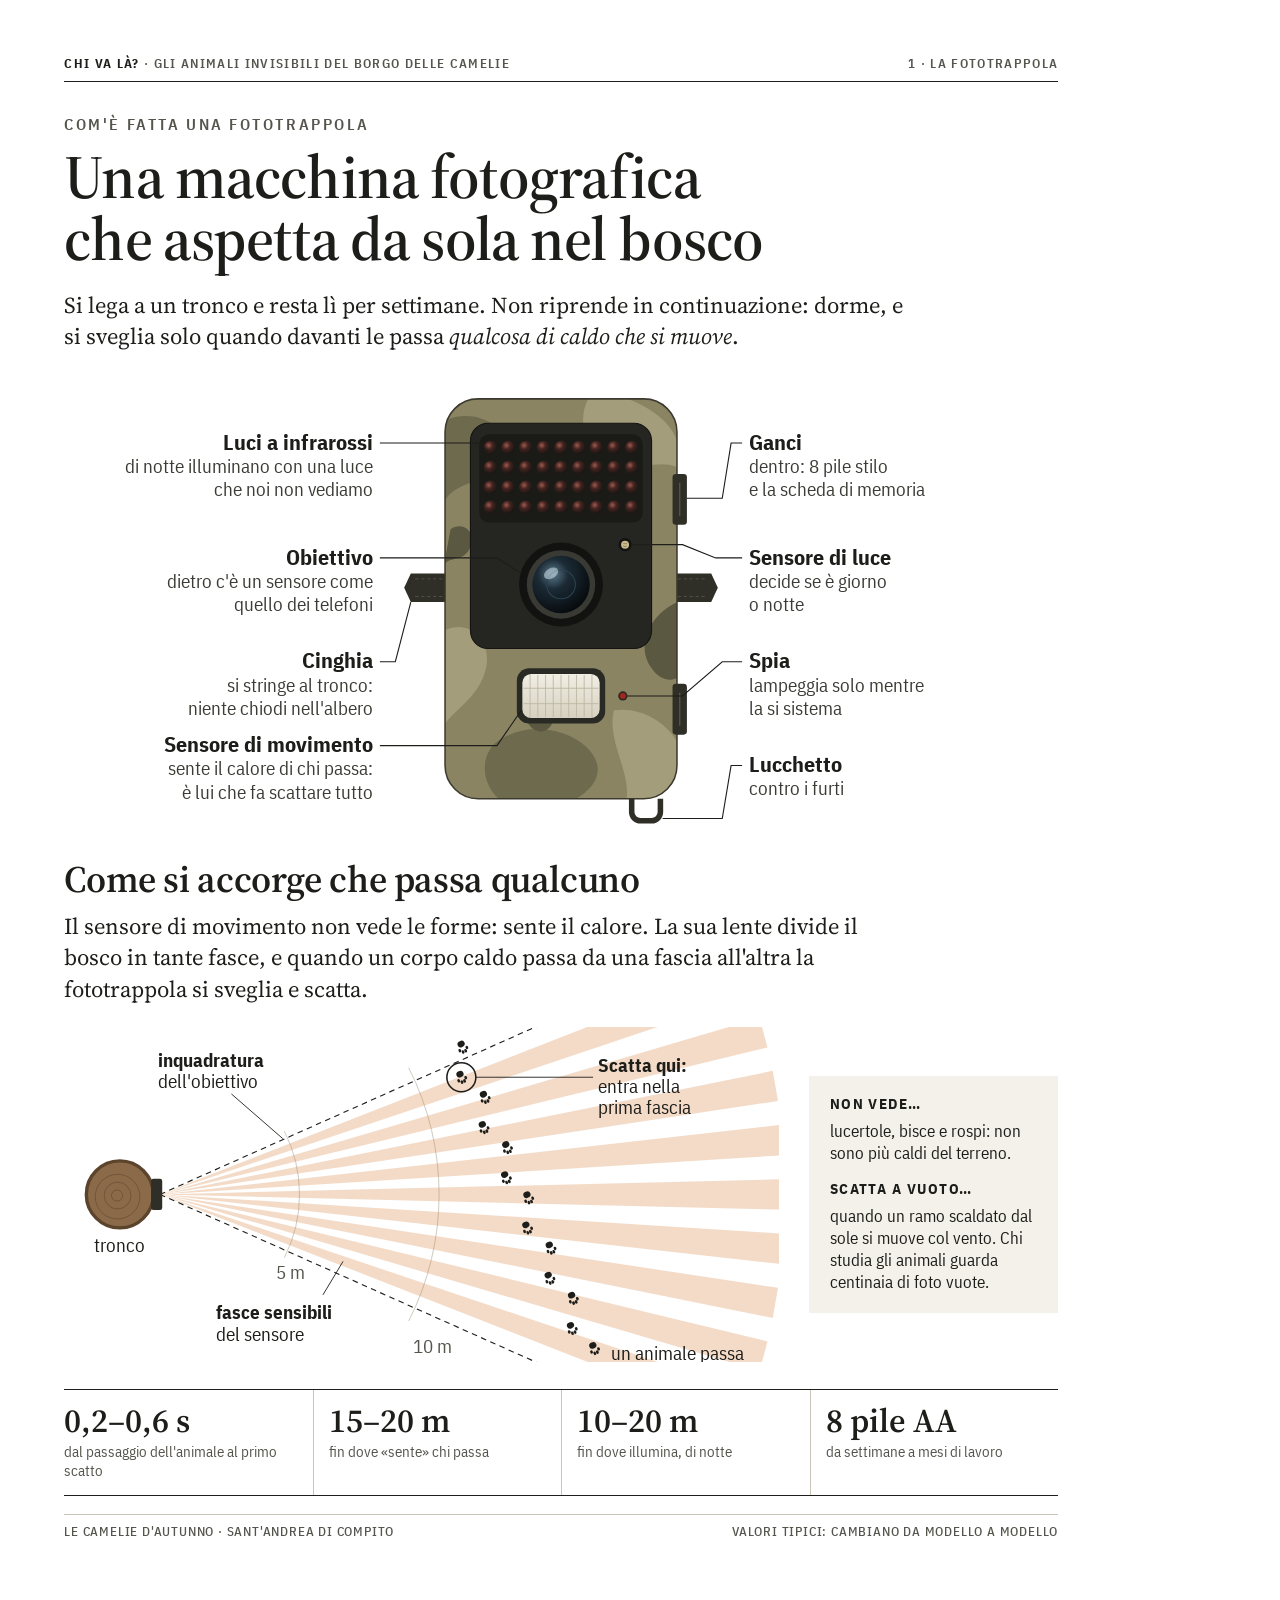
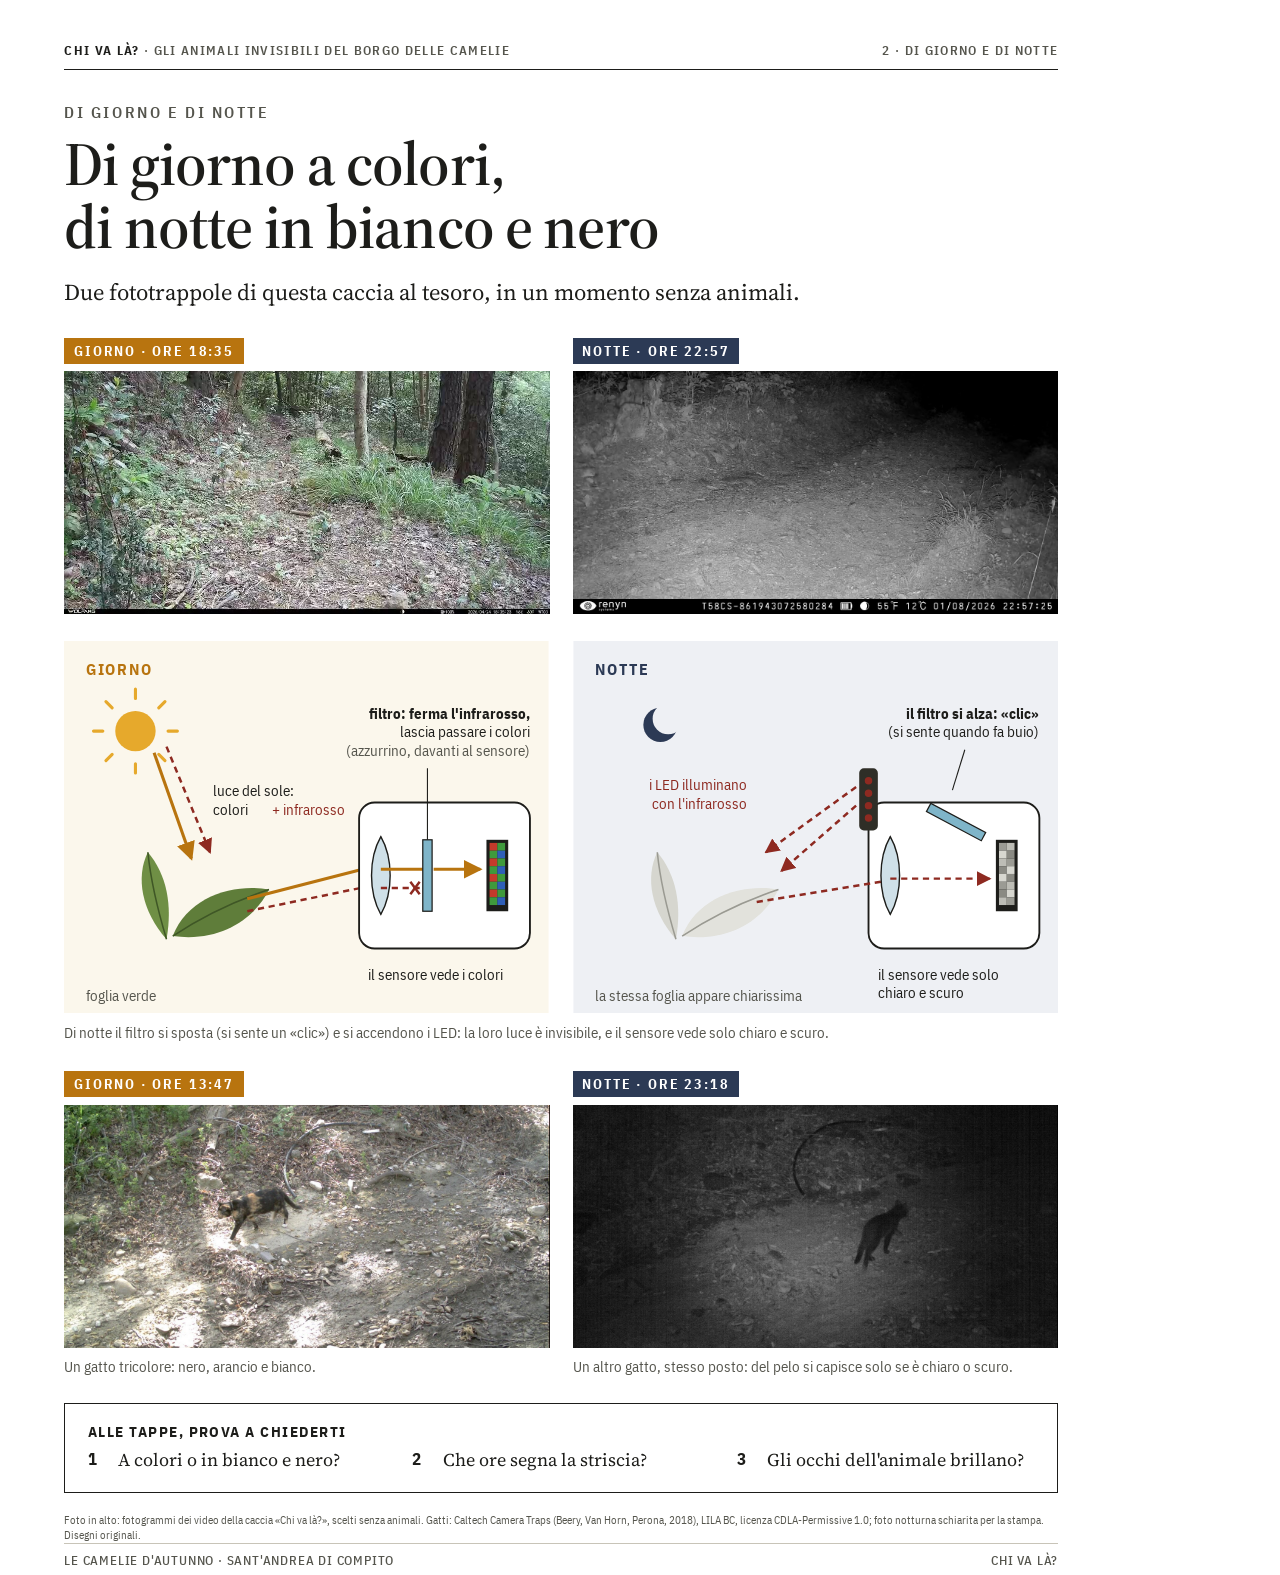
<file: stampa/stand-a3.html>
<!DOCTYPE html>
<html lang="it">
<head>
<meta charset="utf-8">
<title>Fototrappola · manifesti A3</title>
<link rel="stylesheet" href="font/fonts.css">
<!-- Due manifesti A3 per lo stand. I disegni sono gli stessi di fototrappola.html, con etichette più grandi. -->
<style>
  @page { size: A3; margin: 0; }
  :root {
    --ink: #1d1d1a; --soft: #55554d; --rule: #c8c4b8; --tint: #f3f1ea;
    --day: #b8740f; --night: #2c3a55; --heat: #d0742a;
    --serif: 'Source Serif 4', Georgia, serif;
    --sans: 'IBM Plex Sans Condensed', 'Arial Narrow', Arial, sans-serif;
  }
  * { box-sizing: border-box; margin: 0; padding: 0; }
  html { -webkit-print-color-adjust: exact; print-color-adjust: exact; }
  body { background: #fff; color: var(--ink); font: 400 15pt/1.4 var(--serif); }
  .page { width: 297mm; height: 420mm; padding: 15mm 17mm 13mm; position: relative; overflow: hidden;
          page-break-after: always; display: flex; flex-direction: column; }
  .page:last-child { page-break-after: auto; }
  .testa, .piede { display: flex; justify-content: space-between; align-items: baseline;
          font: 600 10pt/1 var(--sans); letter-spacing: .1em; text-transform: uppercase; color: var(--soft); }
  .testa { border-bottom: 1pt solid var(--ink); padding-bottom: 3mm; margin-bottom: 9mm; }
  .testa b { color: var(--ink); }
  .piede { margin-top: auto; border-top: .5pt solid var(--rule); padding-top: 2.6mm; font-weight: 500; letter-spacing: .06em; }
  .occhiello { font: 600 12pt/1 var(--sans); letter-spacing: .16em; text-transform: uppercase; color: var(--soft); margin-bottom: 3.5mm; }
  h1 { font: 600 46pt/1.02 var(--serif); letter-spacing: -.014em; margin-bottom: 5mm; }
  h2 { font: 600 28pt/1.06 var(--serif); letter-spacing: -.01em; margin-bottom: 3mm; }
  h3 { font: 700 11pt/1.2 var(--sans); letter-spacing: .1em; text-transform: uppercase; margin-bottom: 2mm; }
  .attacco { font-size: 17pt; line-height: 1.38; max-width: 225mm; }
  .attacco em { font-style: italic; }
  .blocco { margin-top: 7mm; }
  .caccia img { aspect-ratio: 2 / 1; object-fit: cover; object-position: 50% 100%; }
  .gatti img { aspect-ratio: 2 / 1; object-fit: cover; object-position: 50% 62%; }
  svg { display: block; width: 100%; height: auto; }
  svg text { font-family: var(--sans); }
  figcaption { font: 400 11.5pt/1.32 var(--sans); color: var(--soft); margin-top: 2.2mm; }
  figcaption b { color: var(--ink); font-weight: 600; }

  .lato { display: grid; grid-template-columns: 1fr 66mm; gap: 8mm; align-items: center; }
  .riquadro { background: var(--tint); padding: 5mm 5.5mm 5.5mm; }
  .riquadro p { font: 400 12.5pt/1.32 var(--sans); }
  .riquadro p + h3 { margin-top: 4mm; }

  .numeri { display: grid; grid-template-columns: repeat(4, 1fr); border-top: 1pt solid var(--ink); border-bottom: 1pt solid var(--ink); }
  .numeri div { padding: 3.5mm 4mm 4mm; border-left: .5pt solid var(--rule); }
  .numeri div:first-child { border-left: 0; padding-left: 0; }
  .numeri strong { display: block; font: 600 25pt/1.05 var(--serif); }
  .numeri span { display: block; font: 400 11.5pt/1.25 var(--sans); color: var(--soft); margin-top: 1mm; }

  .coppia { display: grid; grid-template-columns: 1fr 1fr; gap: 6mm; }
  .coppia img { display: block; width: 100%; height: auto; }
  .etichetta { display: inline-block; font: 700 10.5pt/1 var(--sans); letter-spacing: .13em; text-transform: uppercase;
               padding: 1.6mm 2.6mm; color: #fff; margin-bottom: 2mm; }
  .et-giorno { background: var(--day); }
  .et-notte { background: var(--night); }

  .fondo { display: grid; grid-template-columns: 1fr 1fr; gap: 8mm; }
  .prova { border: 1.2pt solid var(--ink); padding: 5mm 6mm 5.5mm; }
  .prova ol { list-style: none; counter-reset: q; font-size: 13.5pt; line-height: 1.32; display: grid; grid-template-columns: repeat(3, 1fr); gap: 7mm; }
  .prova li { counter-increment: q; padding-left: 8mm; position: relative; }
  
  .prova li::before { content: counter(q); position: absolute; left: 0; font: 700 13pt/1.32 var(--sans); }
  table.breve { width: 100%; border-collapse: collapse; font: 400 12.5pt/1.25 var(--sans); }
  .breve th, .breve td { text-align: left; padding: 2mm 3mm 2mm 0; border-bottom: .5pt solid var(--rule); vertical-align: top; }
  .breve thead th { font: 700 10pt/1 var(--sans); letter-spacing: .13em; text-transform: uppercase; border-bottom: 1pt solid var(--ink); }
  .breve thead .g { color: var(--day); } .breve thead .n { color: var(--night); }
  .breve tbody th { font-weight: 600; }
  .breve tbody tr:last-child > * { border-bottom: 0; }
  .crediti { font: 400 8.5pt/1.35 var(--sans); color: var(--soft); margin-top: 5mm; }
</style>
</head>
<body>

<!-- ============================ MANIFESTO 1 ============================ -->
<section class="page">
  <div class="testa"><span><b>Chi va là?</b> · Gli animali invisibili del Borgo delle Camelie</span><span>1 · La fototrappola</span></div>

  <div class="occhiello">Com'è fatta una fototrappola</div>
  <h1>Una macchina fotografica<br>che aspetta da sola nel bosco</h1>
  <p class="attacco">Si lega a un tronco e resta lì per settimane. Non riprende in continuazione: dorme, e si sveglia solo quando davanti le passa <em>qualcosa di caldo che si muove</em>.</p>

  <figure class="blocco">
    <svg viewBox="0 0 900 412" aria-label="Fototrappola vista di fronte">
      <defs>
          <clipPath id="scocca"><rect x="75" y="18" width="210" height="362" rx="30"/></clipPath>
          <radialGradient id="led" cx=".38" cy=".34" r=".7">
            <stop offset="0" stop-color="#9a5a50"/><stop offset=".42" stop-color="#43231f"/><stop offset="1" stop-color="#161513"/>
          </radialGradient>
          <radialGradient id="vetro" cx=".36" cy=".32" r=".75">
            <stop offset="0" stop-color="#5b7a8c"/><stop offset=".35" stop-color="#1c2b36"/><stop offset="1" stop-color="#05080a"/>
          </radialGradient>
          <linearGradient id="pir" x1="0" y1="0" x2="0" y2="1">
            <stop offset="0" stop-color="#f1eee4"/><stop offset="1" stop-color="#d6d1c0"/>
          </linearGradient>
        </defs>
      <g transform="translate(270 0)">
        <!-- cinghia dietro la scocca -->
        <path d="M44 176 h272 l6 13 l-6 13 h-272 l-6 -13z" fill="#2f2e27"/>
        <path d="M48 181 h264 M48 197 h264" stroke="#57554a" stroke-width=".8" stroke-dasharray="3 2.4"/>

        <!-- scocca mimetica -->
        <g clip-path="url(#scocca)">
          <rect x="75" y="18" width="210" height="362" fill="#8a8463"/>
          <path d="M70 40 C100 22 140 44 128 72 C118 96 84 90 74 112 Z" fill="#6d6a4d"/>
          <path d="M210 10 C250 16 296 40 286 80 C262 70 238 92 214 70 C196 52 196 26 210 10Z" fill="#a49d7b"/>
          <path d="M70 230 C96 214 118 236 112 262 C106 290 80 300 70 320Z" fill="#a49d7b"/>
          <path d="M290 200 C262 210 246 240 262 262 C276 282 296 270 296 250Z" fill="#5a5840"/>
          <path d="M120 330 C150 306 196 318 210 342 C226 370 180 396 140 388 C112 382 102 348 120 330Z" fill="#6d6a4d"/>
          <path d="M228 300 C252 296 282 312 290 340 L290 390 L236 390 C250 364 220 330 228 300Z" fill="#a49d7b"/>
          <path d="M80 136 C92 128 104 140 98 152 C92 166 80 160 74 168Z" fill="#5a5840"/>
          <path d="M146 300 C160 292 176 300 172 312 C166 324 150 322 146 300Z" fill="#5a5840"/>
        </g>
        <rect x="75" y="18" width="210" height="362" rx="30" fill="none" stroke="#3c3a2e" stroke-width="1.4"/>

        <!-- ganci di chiusura -->
        <rect x="281" y="86" width="13" height="46" rx="3" fill="#2f2e27"/>
        <rect x="281" y="276" width="13" height="46" rx="3" fill="#2f2e27"/>
        <line x1="287.5" y1="94" x2="287.5" y2="124" stroke="#57554a" stroke-width="1.2"/>
        <line x1="287.5" y1="284" x2="287.5" y2="314" stroke="#57554a" stroke-width="1.2"/>
        <!-- occhiello per il lucchetto -->
        <path d="M244 380 v12 a8 8 0 0 0 8 8 h10 a8 8 0 0 0 8 -8 v-12" fill="none" stroke="#2f2e27" stroke-width="5"/>

        <!-- pannello scuro: LED, obiettivo, sensore di luce -->
        <rect x="98" y="40" width="164" height="204" rx="16" fill="#252521" stroke="#141412" stroke-width="1"/>
        <rect x="106" y="50" width="148" height="80" rx="9" fill="#1a1a17"/>
        <g>
          <!-- 9 x 4 LED -->
          <g id="fila">
            <circle cx="116" cy="62" r="6" fill="url(#led)"/><circle cx="132" cy="62" r="6" fill="url(#led)"/><circle cx="148" cy="62" r="6" fill="url(#led)"/>
            <circle cx="164" cy="62" r="6" fill="url(#led)"/><circle cx="180" cy="62" r="6" fill="url(#led)"/><circle cx="196" cy="62" r="6" fill="url(#led)"/>
            <circle cx="212" cy="62" r="6" fill="url(#led)"/><circle cx="228" cy="62" r="6" fill="url(#led)"/><circle cx="244" cy="62" r="6" fill="url(#led)"/>
          </g>
          <use href="#fila" y="18"/><use href="#fila" y="36"/><use href="#fila" y="54"/>
        </g>
        <!-- obiettivo -->
        <circle cx="180" cy="186" r="38" fill="#121210"/>
        <circle cx="180" cy="186" r="31" fill="#3a3a35"/>
        <circle cx="180" cy="186" r="26" fill="url(#vetro)"/>
        <circle cx="180" cy="186" r="13" fill="none" stroke="#2c4250" stroke-width="1"/>
        <ellipse cx="171" cy="176" rx="7" ry="4.5" fill="#cfe1ea" opacity=".55" transform="rotate(-30 171 176)"/>
        <!-- sensore di luce -->
        <circle cx="238" cy="150" r="6" fill="#121210"/>
        <circle cx="238" cy="150" r="3.6" fill="#c8b98e"/>
        <path d="M236.2 148.6 q1.8 1.4 3.6 0 M236.2 151.2 q1.8 1.4 3.6 0" stroke="#7a6a44" stroke-width=".6" fill="none"/>

        <!-- sensore PIR con lente di Fresnel -->
        <rect x="140" y="262" width="80" height="50" rx="11" fill="#2a2a25"/>
        <rect x="145" y="267" width="70" height="40" rx="8" fill="url(#pir)"/>
        <g stroke="#bdb7a3" stroke-width=".8">
          <path d="M152 268v38 M159 268v38 M166 268v38 M173 268v38 M180 268v38 M187 268v38 M194 268v38 M201 268v38 M208 268v38"/>
          <path d="M146 280h68 M146 294h68"/>
        </g>
        <!-- spia -->
        <circle cx="236" cy="287" r="4.2" fill="#2a2a25"/>
        <circle cx="236" cy="287" r="2.6" fill="#a3271e"/>

        
      </g>
      <g stroke="#1d1d1a" stroke-width="1" fill="none"><path d="M286 58 H376 L384 66"/><path d="M286 162 H392 L414 176"/><path d="M286 256 H300 L314 202"/><path d="M286 332 H392 L414 300"/><path d="M564 108 H596 L604 58 H614"/><path d="M514 150 H560 L590 162 H614"/><path d="M510 287 H560 L596 256 H614"/><path d="M542 398 H596 L604 350 H614"/></g>
      <g fill="#1d1d1a"><text x="280" y="64" text-anchor="end" font-weight="700" font-size="20">Luci a infrarossi</text>
<text x="280" y="85" text-anchor="end" font-size="17" fill="#3c3c36">di notte illuminano con una luce</text>
<text x="280" y="106" text-anchor="end" font-size="17" fill="#3c3c36">che noi non vediamo</text>
<text x="280" y="168" text-anchor="end" font-weight="700" font-size="20">Obiettivo</text>
<text x="280" y="189" text-anchor="end" font-size="17" fill="#3c3c36">dietro c'è un sensore come</text>
<text x="280" y="210" text-anchor="end" font-size="17" fill="#3c3c36">quello dei telefoni</text>
<text x="280" y="262" text-anchor="end" font-weight="700" font-size="20">Cinghia</text>
<text x="280" y="283" text-anchor="end" font-size="17" fill="#3c3c36">si stringe al tronco:</text>
<text x="280" y="304" text-anchor="end" font-size="17" fill="#3c3c36">niente chiodi nell'albero</text>
<text x="280" y="338" text-anchor="end" font-weight="700" font-size="20">Sensore di movimento</text>
<text x="280" y="359" text-anchor="end" font-size="17" fill="#3c3c36">sente il calore di chi passa:</text>
<text x="280" y="380" text-anchor="end" font-size="17" fill="#3c3c36">è lui che fa scattare tutto</text>
<text x="620" y="64" text-anchor="start" font-weight="700" font-size="20">Ganci</text>
<text x="620" y="85" text-anchor="start" font-size="17" fill="#3c3c36">dentro: 8 pile stilo</text>
<text x="620" y="106" text-anchor="start" font-size="17" fill="#3c3c36">e la scheda di memoria</text>
<text x="620" y="168" text-anchor="start" font-weight="700" font-size="20">Sensore di luce</text>
<text x="620" y="189" text-anchor="start" font-size="17" fill="#3c3c36">decide se è giorno</text>
<text x="620" y="210" text-anchor="start" font-size="17" fill="#3c3c36">o notte</text>
<text x="620" y="262" text-anchor="start" font-weight="700" font-size="20">Spia</text>
<text x="620" y="283" text-anchor="start" font-size="17" fill="#3c3c36">lampeggia solo mentre</text>
<text x="620" y="304" text-anchor="start" font-size="17" fill="#3c3c36">la si sistema</text>
<text x="620" y="356" text-anchor="start" font-weight="700" font-size="20">Lucchetto</text>
<text x="620" y="377" text-anchor="start" font-size="17" fill="#3c3c36">contro i furti</text></g>
    </svg>
  </figure>

  <div class="blocco">
    <h2>Come si accorge che passa qualcuno</h2>
    <p class="attacco">Il sensore di movimento non vede le forme: sente il calore. La sua lente divide il bosco in tante fasce, e quando un corpo caldo passa da una fascia all'altra la fototrappola si sveglia e scatta.</p>
  </div>

  <div class="lato blocco" style="margin-top:6mm">
    <figure>
      <svg viewBox="0 0 640 300" aria-label="Vista dall'alto delle fasce di rilevamento">
      <defs>
        <symbol id="orma" viewBox="-10 -12 20 24" overflow="visible">
          <ellipse cx="0" cy="4" rx="4.4" ry="3.8"/>
          <ellipse cx="-4.6" cy="-2.6" rx="1.6" ry="2.1"/>
          <ellipse cx="4.6" cy="-2.6" rx="1.6" ry="2.1"/>
          <ellipse cx="-1.7" cy="-5.6" rx="1.6" ry="2.2"/>
          <ellipse cx="1.7" cy="-5.6" rx="1.6" ry="2.2"/>
        </symbol>
      </defs>
      <!-- distanze: 25 px = 1 m -->
      <g fill="none" stroke="#c8c4b8" stroke-width=".8">
        <path d="M197.4 93.3 A125 125 0 0 1 197.4 206.7"/>
        <path d="M308.8 36.5 A250 250 0 0 1 308.8 263.5"/>
      </g>
      <!-- inquadratura -->
      <g stroke="#1d1d1a" stroke-width="1" stroke-dasharray="5 4" fill="none">
        <path d="M86 150 L725 -135"/><path d="M86 150 L725 435"/>
      </g>
      <!-- fasce sensibili del PIR -->
      <g fill="#d0742a" fill-opacity=".26">
        <path d="M86 150 L607.4 -54.3 L616.8 -28.6 Z"/>
        <path d="M86 150 L623.2 -8.1 L630.3 18.3 Z"/>
        <path d="M86 150 L635.0 39.3 L639.7 66.3 Z"/>
        <path d="M86 150 L642.5 87.6 L644.9 114.8 Z"/>
        <path d="M86 150 L645.8 136.3 L645.8 163.7 Z"/>
        <path d="M86 150 L644.9 185.2 L642.5 212.4 Z"/>
        <path d="M86 150 L639.7 233.7 L635.0 260.7 Z"/>
        <path d="M86 150 L630.3 281.7 L623.2 308.1 Z"/>
        <path d="M86 150 L616.8 328.6 L607.4 354.3 Z"/>
      </g>
      <!-- tronco visto dall'alto -->
      <circle cx="50" cy="150" r="30" fill="#8a6a49"/>
      <circle cx="50" cy="150" r="30" fill="none" stroke="#5b432c" stroke-width="3"/>
      <g fill="none" stroke="#6f5338" stroke-width=".8"><circle cx="48" cy="152" r="20"/><circle cx="48" cy="151" r="12"/><circle cx="47.5" cy="151" r="5"/></g>
      <rect x="78" y="136" width="10" height="28" rx="2" fill="#2f2e27"/>
      <!-- tracce -->
      <g fill="#1d1d1a">
        <use href="#orma" width="15" height="18" x="-7.5" y="-9" transform="translate(357 18) rotate(156)"/>
        <use href="#orma" width="15" height="18" x="-7.5" y="-9" transform="translate(356 45) rotate(156)"/>
        <use href="#orma" width="15" height="18" x="-7.5" y="-9" transform="translate(377 63) rotate(156)"/>
        <use href="#orma" width="15" height="18" x="-7.5" y="-9" transform="translate(376 90) rotate(156)"/>
        <use href="#orma" width="15" height="18" x="-7.5" y="-9" transform="translate(397 108) rotate(156)"/>
        <use href="#orma" width="15" height="18" x="-7.5" y="-9" transform="translate(396 135) rotate(156)"/>
        <use href="#orma" width="15" height="18" x="-7.5" y="-9" transform="translate(416 153) rotate(156)"/>
        <use href="#orma" width="15" height="18" x="-7.5" y="-9" transform="translate(415 180) rotate(156)"/>
        <use href="#orma" width="15" height="18" x="-7.5" y="-9" transform="translate(436 198) rotate(156)"/>
        <use href="#orma" width="15" height="18" x="-7.5" y="-9" transform="translate(435 225) rotate(156)"/>
        <use href="#orma" width="15" height="18" x="-7.5" y="-9" transform="translate(456 243) rotate(156)"/>
        <use href="#orma" width="15" height="18" x="-7.5" y="-9" transform="translate(455 270) rotate(156)"/>
        <use href="#orma" width="15" height="18" x="-7.5" y="-9" transform="translate(475 288) rotate(156)"/>
      </g>
      <!-- punto in cui scatta -->
      <circle cx="356" cy="45" r="13" fill="none" stroke="#1d1d1a" stroke-width="1.4"/>
      <path d="M369 45 H474" stroke="#1d1d1a" stroke-width=".8"/>
      <g font-size="17" fill="#1d1d1a">
        <text x="478" y="40" font-weight="700">Scatta qui:</text>
        <text x="478" y="59">entra nella</text>
        <text x="478" y="78">prima fascia</text>
        <text x="203" y="226" text-anchor="middle" fill="#55554d">5 m</text>
        <text x="330" y="292" text-anchor="middle" fill="#55554d">10 m</text>
        <path d="M232 240 L250 210" stroke="#1d1d1a" stroke-width=".8"/>
        <text x="136" y="262" font-weight="700">fasce sensibili</text>
        <text x="136" y="281">del sensore</text>
        <path d="M150 60 L196 100" stroke="#1d1d1a" stroke-width=".8"/>
        <text x="84" y="36" font-weight="700">inquadratura</text>
        <text x="84" y="55">dell'obiettivo</text>
        <text x="50" y="202" text-anchor="middle">tronco</text>
        <text x="490" y="298">un animale passa</text>
      </g>
    </svg>
    </figure>
    <div class="riquadro">
      <h3>Non vede…</h3>
      <p>lucertole, bisce e rospi: non sono più caldi del terreno.</p>
      <h3>Scatta a vuoto…</h3>
      <p>quando un ramo scaldato dal sole si muove col vento. Chi studia gli animali guarda centinaia di foto vuote.</p>
    </div>
  </div>

  <div class="numeri blocco">
    <div><strong>0,2–0,6 s</strong><span>dal passaggio dell'animale al primo scatto</span></div>
    <div><strong>15–20 m</strong><span>fin dove «sente» chi passa</span></div>
    <div><strong>10–20 m</strong><span>fin dove illumina, di notte</span></div>
    <div><strong>8 pile AA</strong><span>da settimane a mesi di lavoro</span></div>
  </div>

  <div class="piede"><span>Le Camelie d'autunno · Sant'Andrea di Compito</span><span>Valori tipici: cambiano da modello a modello</span></div>
</section>

<!-- ============================ MANIFESTO 2 ============================ -->
<section class="page">
  <div class="testa"><span><b>Chi va là?</b> · Gli animali invisibili del Borgo delle Camelie</span><span>2 · Di giorno e di notte</span></div>

  <div class="occhiello">Di giorno e di notte</div>
  <h1>Di giorno a colori,<br>di notte in bianco e nero</h1>
  <p class="attacco">Due fototrappole di questa caccia al tesoro, in un momento senza animali.</p>

  <div class="coppia caccia blocco">
    <figure><div class="etichetta et-giorno">Giorno · ore 18:35</div><img src="img/caccia-giorno.jpg" alt="Sentiero nel bosco di giorno, a colori"></figure>
    <figure><div class="etichetta et-notte">Notte · ore 22:57</div><img src="img/caccia-notte.jpg" alt="Radura di notte all'infrarosso"></figure>
  </div>

  <figure class="blocco">
    <svg viewBox="0 0 640 240" aria-label="Che cosa succede dentro la fototrappola di giorno e di notte">
      <defs>
        <marker id="pfr" viewBox="0 0 8 8" refX="7" refY="4" markerWidth="6" markerHeight="6" orient="auto"><path d="M0 0 L8 4 L0 8z" fill="#8e2a21"/></marker>
        <marker id="pfv" viewBox="0 0 8 8" refX="7" refY="4" markerWidth="6" markerHeight="6" orient="auto"><path d="M0 0 L8 4 L0 8z" fill="#b8740f"/></marker>
        <g id="foglia">
          <path d="M0 0 C10 -26 40 -34 62 -30 C52 -10 30 4 0 0Z" fill="#5f7d3a"/>
          <path d="M0 0 C18 -12 38 -22 62 -30" stroke="#3f5726" stroke-width="1" fill="none"/>
          <path d="M-4 2 C-20 -16 -24 -38 -16 -54 C-4 -40 0 -20 -4 2Z" fill="#6f8f45"/>
          <path d="M-4 2 C-10 -18 -14 -34 -16 -54" stroke="#3f5726" stroke-width="1" fill="none"/>
        </g>
        <g id="foglia-ir">
          <path d="M0 0 C10 -26 40 -34 62 -30 C52 -10 30 4 0 0Z" fill="#e2e2dc"/>
          <path d="M0 0 C18 -12 38 -22 62 -30" stroke="#9a9a92" stroke-width="1" fill="none"/>
          <path d="M-4 2 C-20 -16 -24 -38 -16 -54 C-4 -40 0 -20 -4 2Z" fill="#d6d6cf"/>
          <path d="M-4 2 C-10 -18 -14 -34 -16 -54" stroke="#9a9a92" stroke-width="1" fill="none"/>
        </g>
      </defs>

      <g font-size="10.5" fill="#1d1d1a">
        <!-- ======== GIORNO ======== -->
        <rect x="0" y="0" width="312" height="240" fill="#fbf7ec"/>
        <text x="14" y="22" font-weight="700" fill="#b8740f" letter-spacing="1.2">GIORNO</text>
        <!-- sole -->
        <circle cx="46" cy="58" r="13" fill="#e6a92c"/>
        <g stroke="#e6a92c" stroke-width="2" stroke-linecap="round">
          <path d="M46 37v-6 M46 79v6 M25 58h-6 M67 58h6 M31 43l-4-4 M61 73l4 4 M61 43l4-4 M31 73l-4 4"/>
        </g>
        <!-- raggi dal sole alla foglia -->
        <path d="M58 72 L82 140" stroke="#b8740f" stroke-width="2" marker-end="url(#pfv)"/>
        <path d="M66 68 L94 136" stroke="#8e2a21" stroke-width="1.6" stroke-dasharray="4 3" marker-end="url(#pfr)"/>
        <use href="#foglia" transform="translate(70 190)"/>
        <!-- riflessi verso la fotocamera -->
        <path d="M118 166 L196 146" stroke="#b8740f" stroke-width="2" fill="none"/>
        <path d="M118 174 L196 158" stroke="#8e2a21" stroke-width="1.6" stroke-dasharray="4 3" fill="none"/>
        <!-- fotocamera in sezione -->
        <rect x="190" y="104" width="110" height="94" rx="10" fill="#fff" stroke="#1d1d1a" stroke-width="1.2"/>
        <path d="M204 126 C196 140 196 162 204 176 C212 162 212 140 204 126Z" fill="#cfe0e8" stroke="#1d1d1a" stroke-width=".9"/>
        <path d="M204 147 L234 147" stroke="#b8740f" stroke-width="2"/>
        <path d="M204 159 L230 159" stroke="#8e2a21" stroke-width="1.6" stroke-dasharray="4 3"/>
        <path d="M238 147 L268 147" stroke="#b8740f" stroke-width="2" marker-end="url(#pfv)"/>
        <!-- filtro -->
        <rect x="231" y="128" width="6" height="46" fill="#7fb5c9" stroke="#1d1d1a" stroke-width=".8"/>
        <path d="M223 155 l6 8 M229 155 l-6 8" stroke="#8e2a21" stroke-width="1.6"/>
        <!-- sensore a colori -->
        <g transform="translate(272 128)">
          <rect x="0" y="0" width="14" height="46" fill="#1d1d1a"/>
          <g><rect x="2" y="2" width="5" height="5" fill="#c43a2b"/><rect x="7" y="2" width="5" height="5" fill="#3f9a3c"/>
             <rect x="2" y="7" width="5" height="5" fill="#3f9a3c"/><rect x="7" y="7" width="5" height="5" fill="#2f5fb8"/></g>
          <g transform="translate(0 10)"><rect x="2" y="2" width="5" height="5" fill="#c43a2b"/><rect x="7" y="2" width="5" height="5" fill="#3f9a3c"/>
             <rect x="2" y="7" width="5" height="5" fill="#3f9a3c"/><rect x="7" y="7" width="5" height="5" fill="#2f5fb8"/></g>
          <g transform="translate(0 20)"><rect x="2" y="2" width="5" height="5" fill="#c43a2b"/><rect x="7" y="2" width="5" height="5" fill="#3f9a3c"/>
             <rect x="2" y="7" width="5" height="5" fill="#3f9a3c"/><rect x="7" y="7" width="5" height="5" fill="#2f5fb8"/></g>
          <g transform="translate(0 30)"><rect x="2" y="2" width="5" height="5" fill="#c43a2b"/><rect x="7" y="2" width="5" height="5" fill="#3f9a3c"/>
             <rect x="2" y="7" width="5" height="5" fill="#3f9a3c"/><rect x="7" y="7" width="5" height="5" fill="#2f5fb8"/></g>
        </g>
        <!-- etichette giorno -->
        <g font-size="9.5">
          <path d="M234 128 V82" stroke="#1d1d1a" stroke-width=".7" fill="none"/>
          <text x="300" y="50" text-anchor="end" font-weight="700">filtro: ferma l'infrarosso,</text>
          <text x="300" y="62" text-anchor="end">lascia passare i colori</text>
          <text x="300" y="74" text-anchor="end" fill="#55554d">(azzurrino, davanti al sensore)</text>
          <text x="96" y="100">luce del sole:</text>
          <text x="96" y="112">colori</text>
          <text x="134" y="112" fill="#8e2a21">+ infrarosso</text>
          <text x="196" y="218">il sensore vede i colori</text>
        </g>

        <!-- ======== NOTTE ======== -->
        <rect x="328" y="0" width="312" height="240" fill="#eef0f4"/>
        <text x="342" y="22" font-weight="700" fill="#2c3a55" letter-spacing="1.2">NOTTE</text>
        <circle cx="384" cy="54" r="11" fill="#2c3a55"/>
        <circle cx="389" cy="50" r="10" fill="#eef0f4"/>
        <use href="#foglia-ir" transform="translate(398 190)"/>
        <!-- fotocamera con LED -->
        <rect x="518" y="104" width="110" height="94" rx="10" fill="#fff" stroke="#1d1d1a" stroke-width="1.2"/>
        <rect x="512" y="82" width="12" height="40" rx="3" fill="#2f2e27"/>
        <g fill="#8e2a21"><circle cx="518" cy="90" r="2.4"/><circle cx="518" cy="98" r="2.4"/><circle cx="518" cy="106" r="2.4"/><circle cx="518" cy="114" r="2.4"/></g>
        <!-- LED → foglia -->
        <path d="M510 94 L452 136" stroke="#8e2a21" stroke-width="1.6" stroke-dasharray="4 3" marker-end="url(#pfr)"/>
        <path d="M510 106 L462 148" stroke="#8e2a21" stroke-width="1.6" stroke-dasharray="4 3" marker-end="url(#pfr)"/>
        <!-- foglia → fotocamera -->
        <path d="M446 168 L532 154" stroke="#8e2a21" stroke-width="1.6" stroke-dasharray="4 3"/>
        <path d="M532 126 C524 140 524 162 532 176 C540 162 540 140 532 126Z" fill="#cfe0e8" stroke="#1d1d1a" stroke-width=".9"/>
        <path d="M532 153 L596 153" stroke="#8e2a21" stroke-width="1.6" stroke-dasharray="4 3" marker-end="url(#pfr)"/>
        <!-- filtro spostato -->
        <rect x="559" y="104" width="6" height="40" fill="#7fb5c9" stroke="#1d1d1a" stroke-width=".8" transform="rotate(-62 562 110)"/>
        <!-- sensore in bianco e nero -->
        <g transform="translate(600 128)">
          <rect x="0" y="0" width="14" height="46" fill="#1d1d1a"/>
          <g fill="#9b9b94"><rect x="2" y="2" width="5" height="5"/><rect x="7" y="2" width="5" height="5" fill="#bdbdb6"/><rect x="2" y="7" width="5" height="5" fill="#d7d7d0"/><rect x="7" y="7" width="5" height="5" fill="#8a8a83"/>
            <rect x="2" y="12" width="5" height="5" fill="#bdbdb6"/><rect x="7" y="12" width="5" height="5"/><rect x="2" y="17" width="5" height="5" fill="#8a8a83"/><rect x="7" y="17" width="5" height="5" fill="#d7d7d0"/>
            <rect x="2" y="22" width="5" height="5" fill="#d7d7d0"/><rect x="7" y="22" width="5" height="5" fill="#8a8a83"/><rect x="2" y="27" width="5" height="5"/><rect x="7" y="27" width="5" height="5" fill="#bdbdb6"/>
            <rect x="2" y="32" width="5" height="5" fill="#8a8a83"/><rect x="7" y="32" width="5" height="5" fill="#d7d7d0"/><rect x="2" y="37" width="5" height="5" fill="#bdbdb6"/><rect x="7" y="37" width="5" height="5"/></g>
        </g>
        <!-- etichette notte -->
        <g font-size="9.5">
          <path d="M580 70 L572 96" stroke="#1d1d1a" stroke-width=".7" fill="none"/>
          <text x="628" y="50" text-anchor="end" font-weight="700">il filtro si alza: «clic»</text>
          <text x="628" y="62" text-anchor="end">(si sente quando fa buio)</text>
          <text x="440" y="96" text-anchor="end" fill="#8e2a21">i LED illuminano</text>
          <text x="440" y="108" text-anchor="end" fill="#8e2a21">con l'infrarosso</text>
          <text x="524" y="218">il sensore vede solo</text>
          <text x="524" y="230">chiaro e scuro</text>
        </g>
        <g font-size="9.5" fill="#55554d"><text x="14" y="232">foglia verde</text><text x="342" y="232">la stessa foglia appare chiarissima</text></g>
      </g>
    </svg>
    <figcaption>Di notte il filtro si sposta (si sente un «clic») e si accendono i LED: la loro luce è invisibile, e il sensore vede solo chiaro e scuro.</figcaption>
  </figure>

  <div class="coppia gatti blocco">
    <figure><div class="etichetta et-giorno">Giorno · ore 13:47</div><img src="img/cct-gatto-giorno.jpg" alt="Gatto tricolore di giorno">
      <figcaption>Un gatto tricolore: nero, arancio e bianco.</figcaption></figure>
    <figure><div class="etichetta et-notte">Notte · ore 23:18</div><img src="img/cct-gatto-notte.jpg" alt="Gatto di notte all'infrarosso">
      <figcaption>Un altro gatto, stesso posto: del pelo si capisce solo se è chiaro o scuro.</figcaption></figure>
  </div>

  <div class="prova blocco">
    <h3>Alle tappe, prova a chiederti</h3>
    <ol>
      <li>A colori o in bianco e nero?</li>
      <li>Che ore segna la striscia?</li>
      <li>Gli occhi dell'animale brillano?</li>
    </ol>
  </div>

  <p class="crediti">Foto in alto: fotogrammi dei video della caccia «Chi va là?», scelti senza animali. Gatti: Caltech Camera Traps (Beery, Van Horn, Perona, 2018), LILA BC, licenza CDLA-Permissive 1.0; foto notturna schiarita per la stampa. Disegni originali.</p>

  <div class="piede"><span>Le Camelie d'autunno · Sant'Andrea di Compito</span><span>Chi va là?</span></div>
</section>

</body>
</html>
</file>
<file: stampa/font/fonts.css>
@font-face { font-family: 'Source Serif 4'; font-style: normal; font-weight: 200 900; src: url(SourceSerif4-normal.woff2) format('woff2'); }
@font-face { font-family: 'Source Serif 4'; font-style: italic; font-weight: 400; src: url(SourceSerif4-italic.woff2) format('woff2'); }
@font-face { font-family: 'IBM Plex Sans Condensed'; font-weight: 400; src: url(IBMPlexSansCondensed-normal-400.woff2) format('woff2'); }
@font-face { font-family: 'IBM Plex Sans Condensed'; font-weight: 500; src: url(IBMPlexSansCondensed-normal-500.woff2) format('woff2'); }
@font-face { font-family: 'IBM Plex Sans Condensed'; font-weight: 600; src: url(IBMPlexSansCondensed-normal-600.woff2) format('woff2'); }
@font-face { font-family: 'IBM Plex Sans Condensed'; font-weight: 700; src: url(IBMPlexSansCondensed-normal-700.woff2) format('woff2'); }
@font-face { font-family: 'IBM Plex Mono'; font-weight: 400; src: url(IBMPlexMono-normal-400.woff2) format('woff2'); }
@font-face { font-family: 'IBM Plex Mono'; font-weight: 500; src: url(IBMPlexMono-normal-500.woff2) format('woff2'); }
</file>
